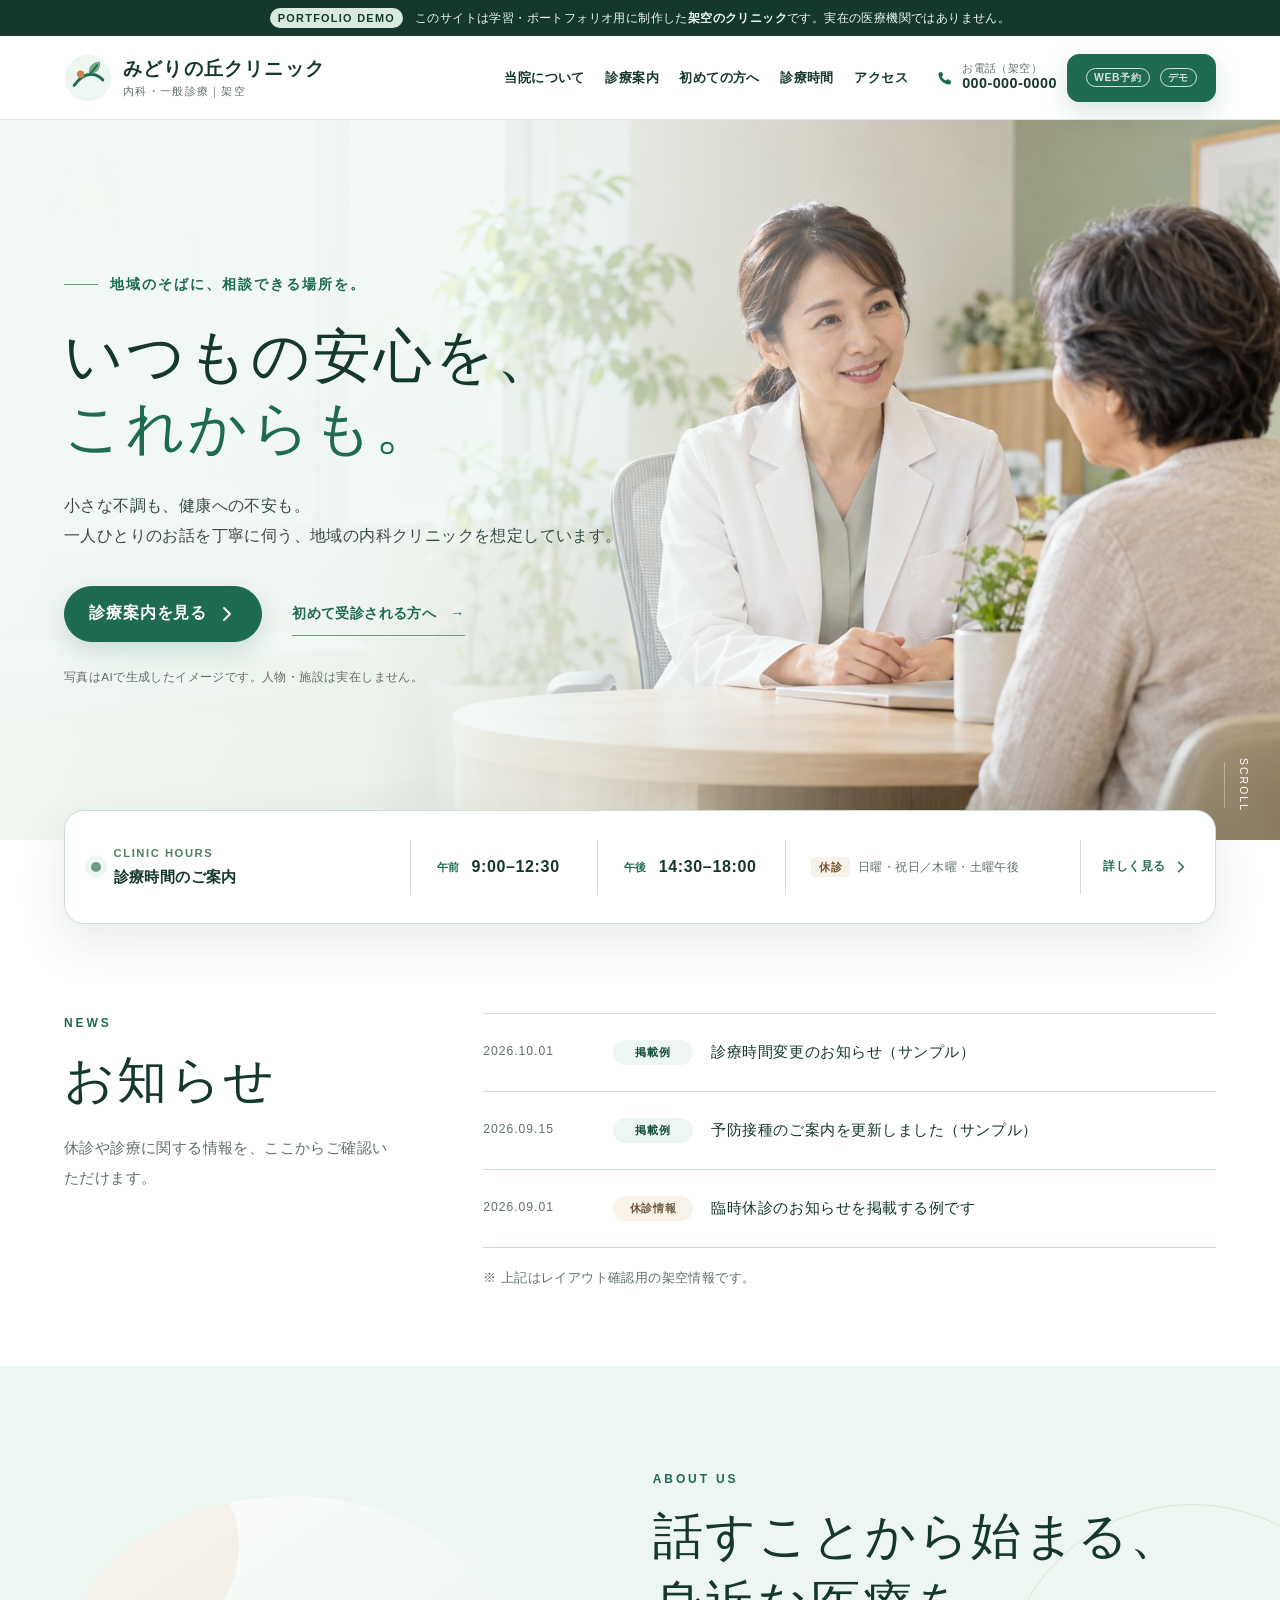
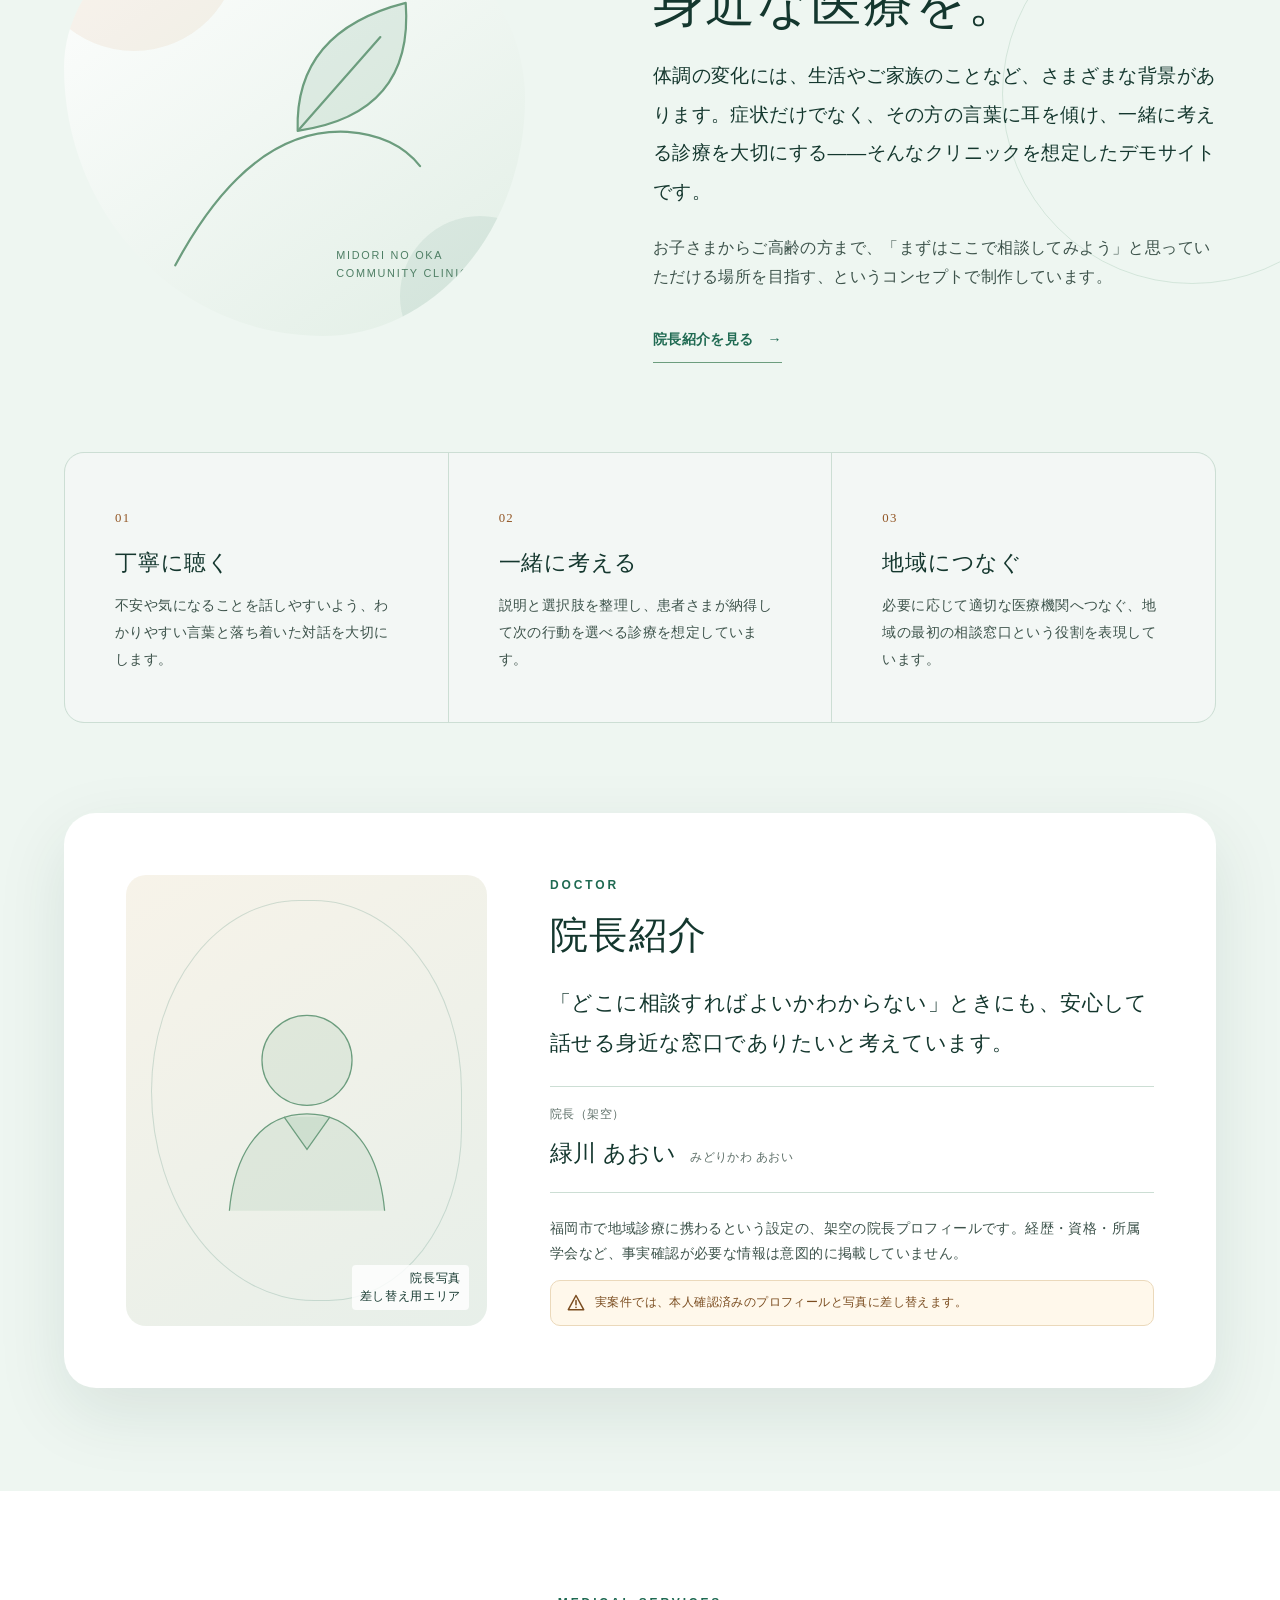
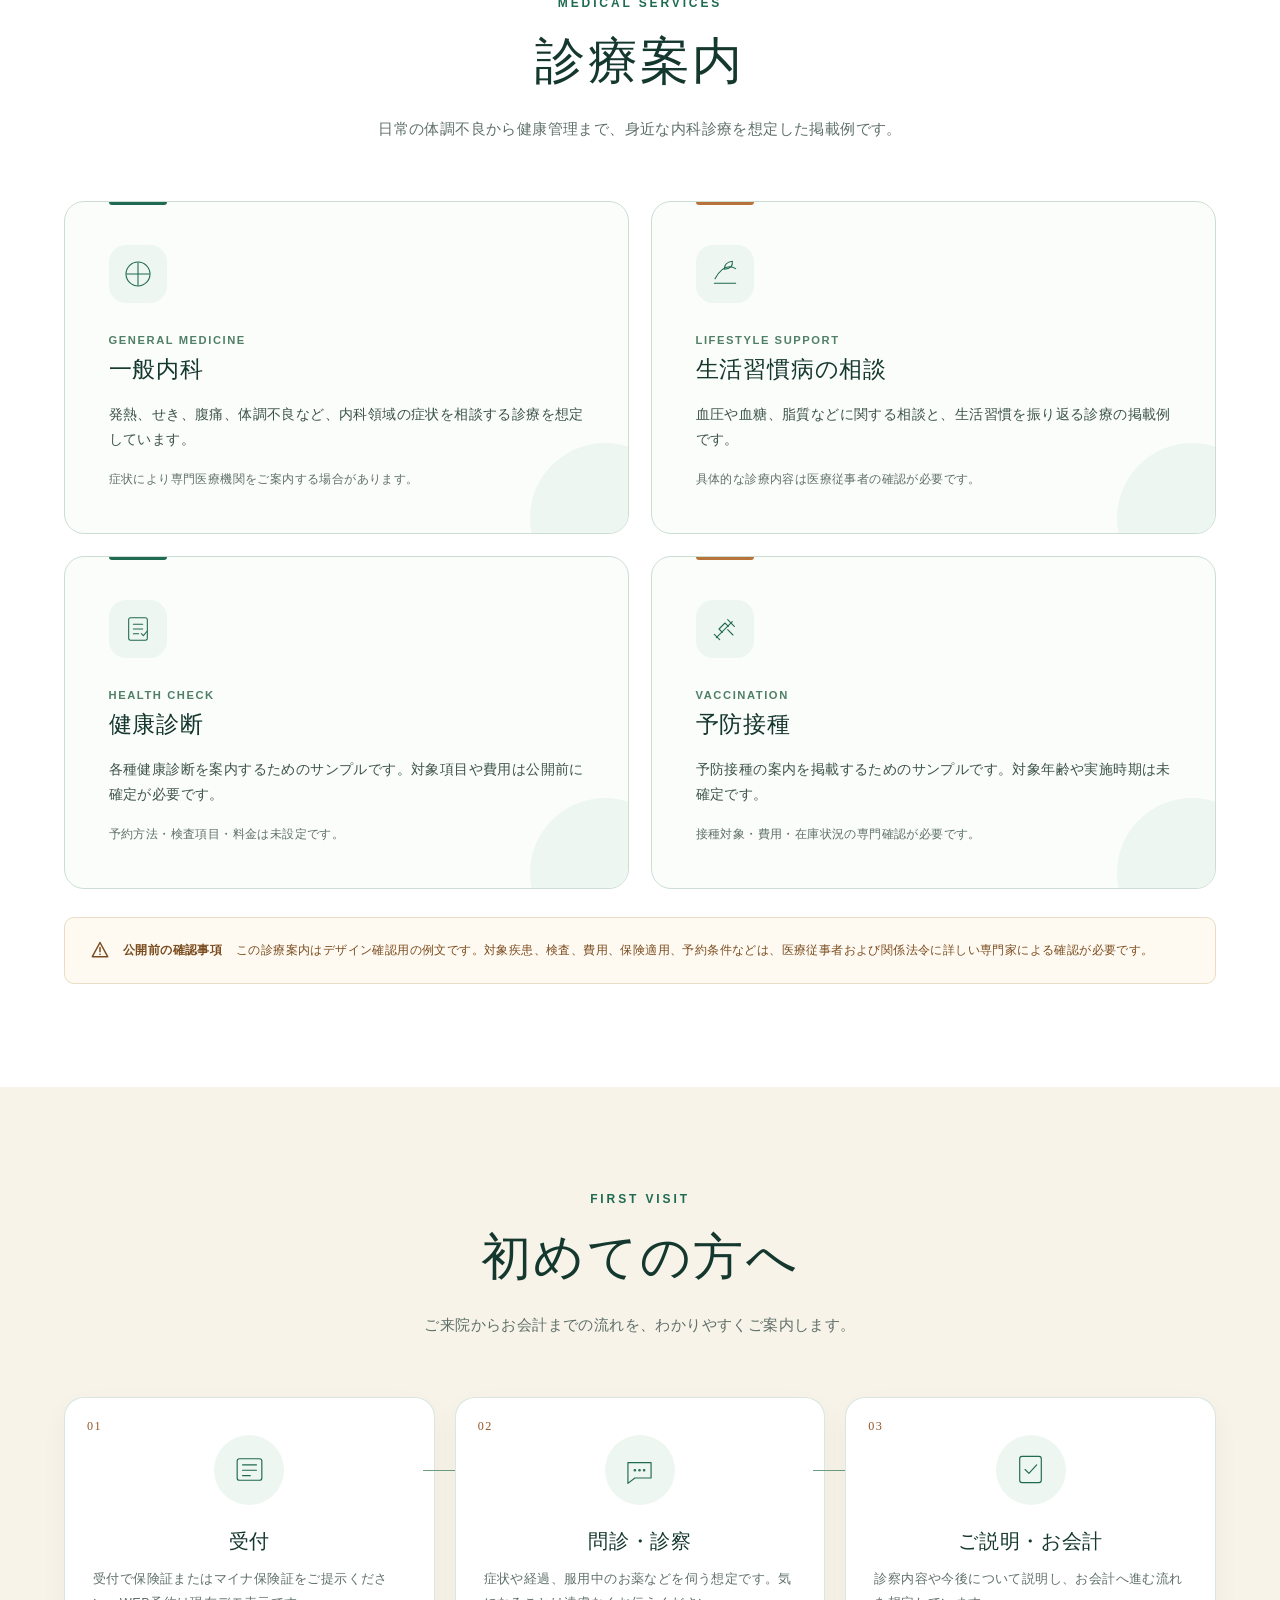
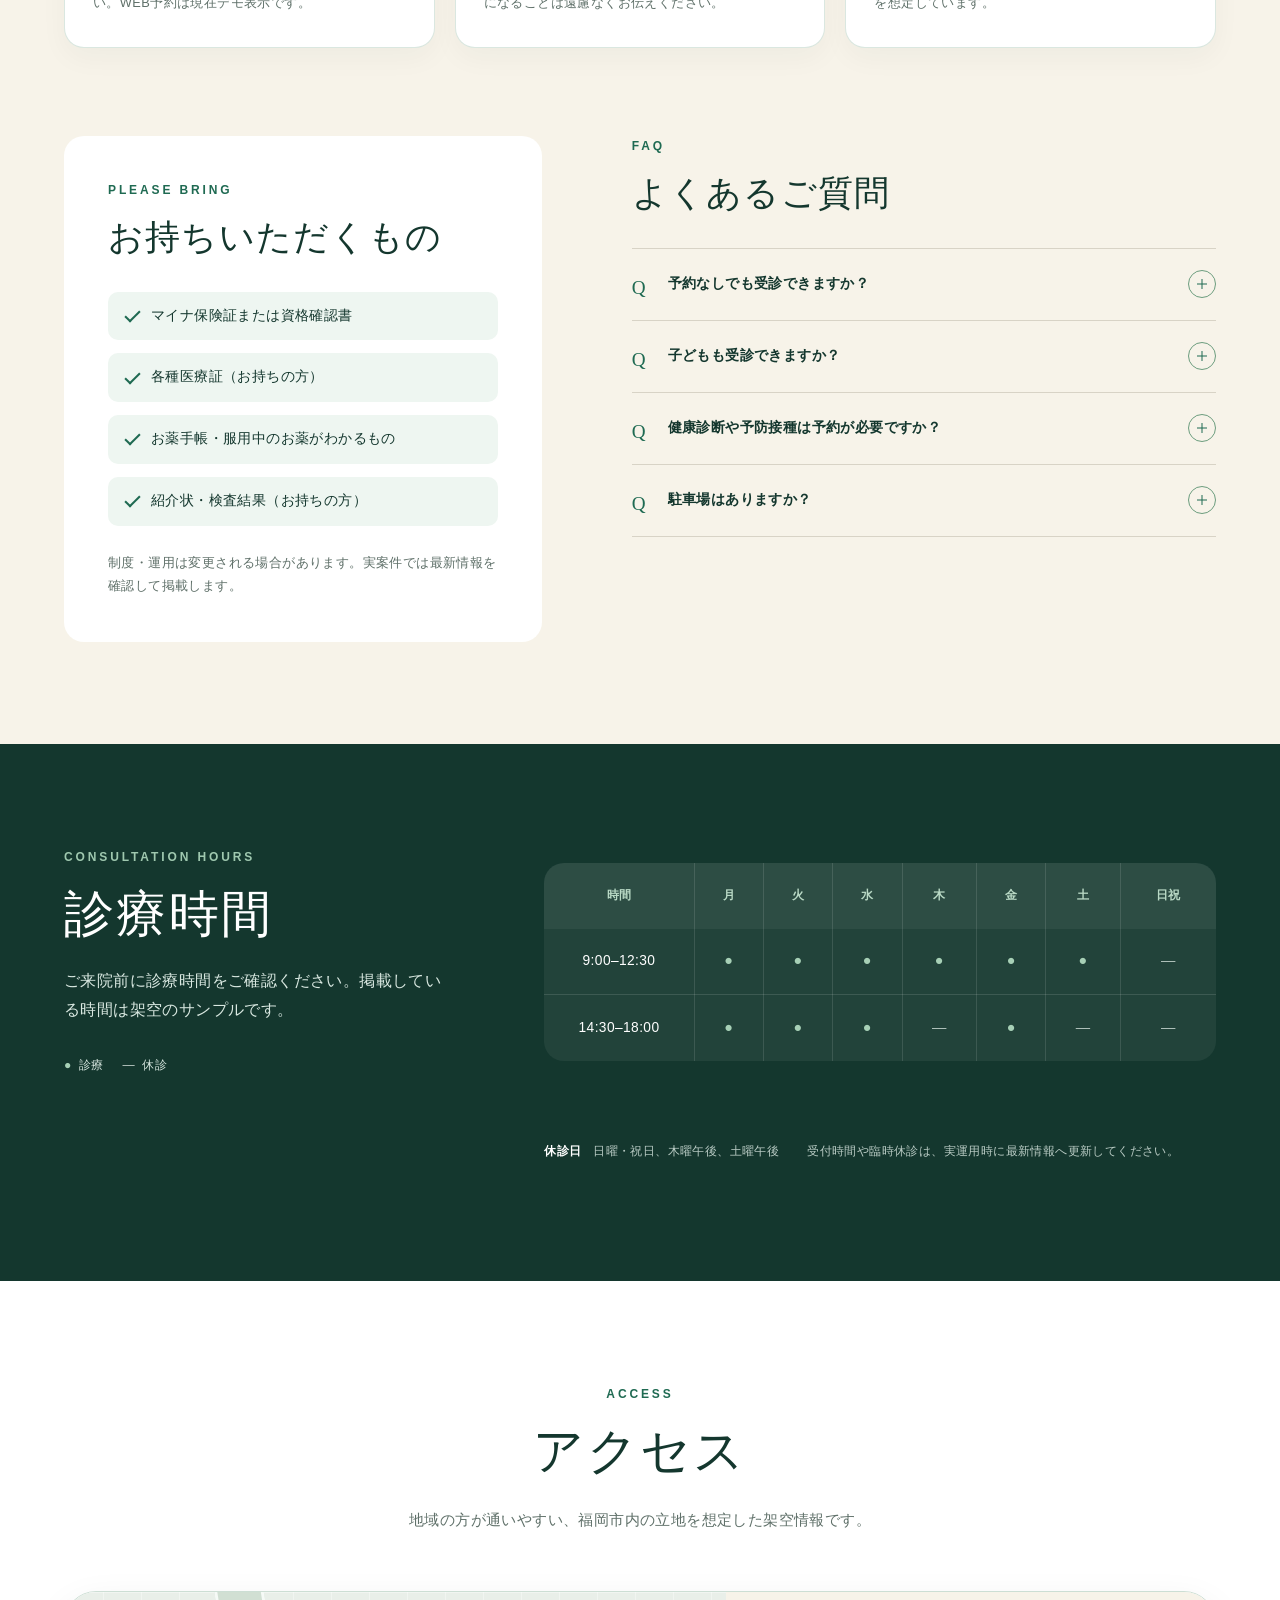
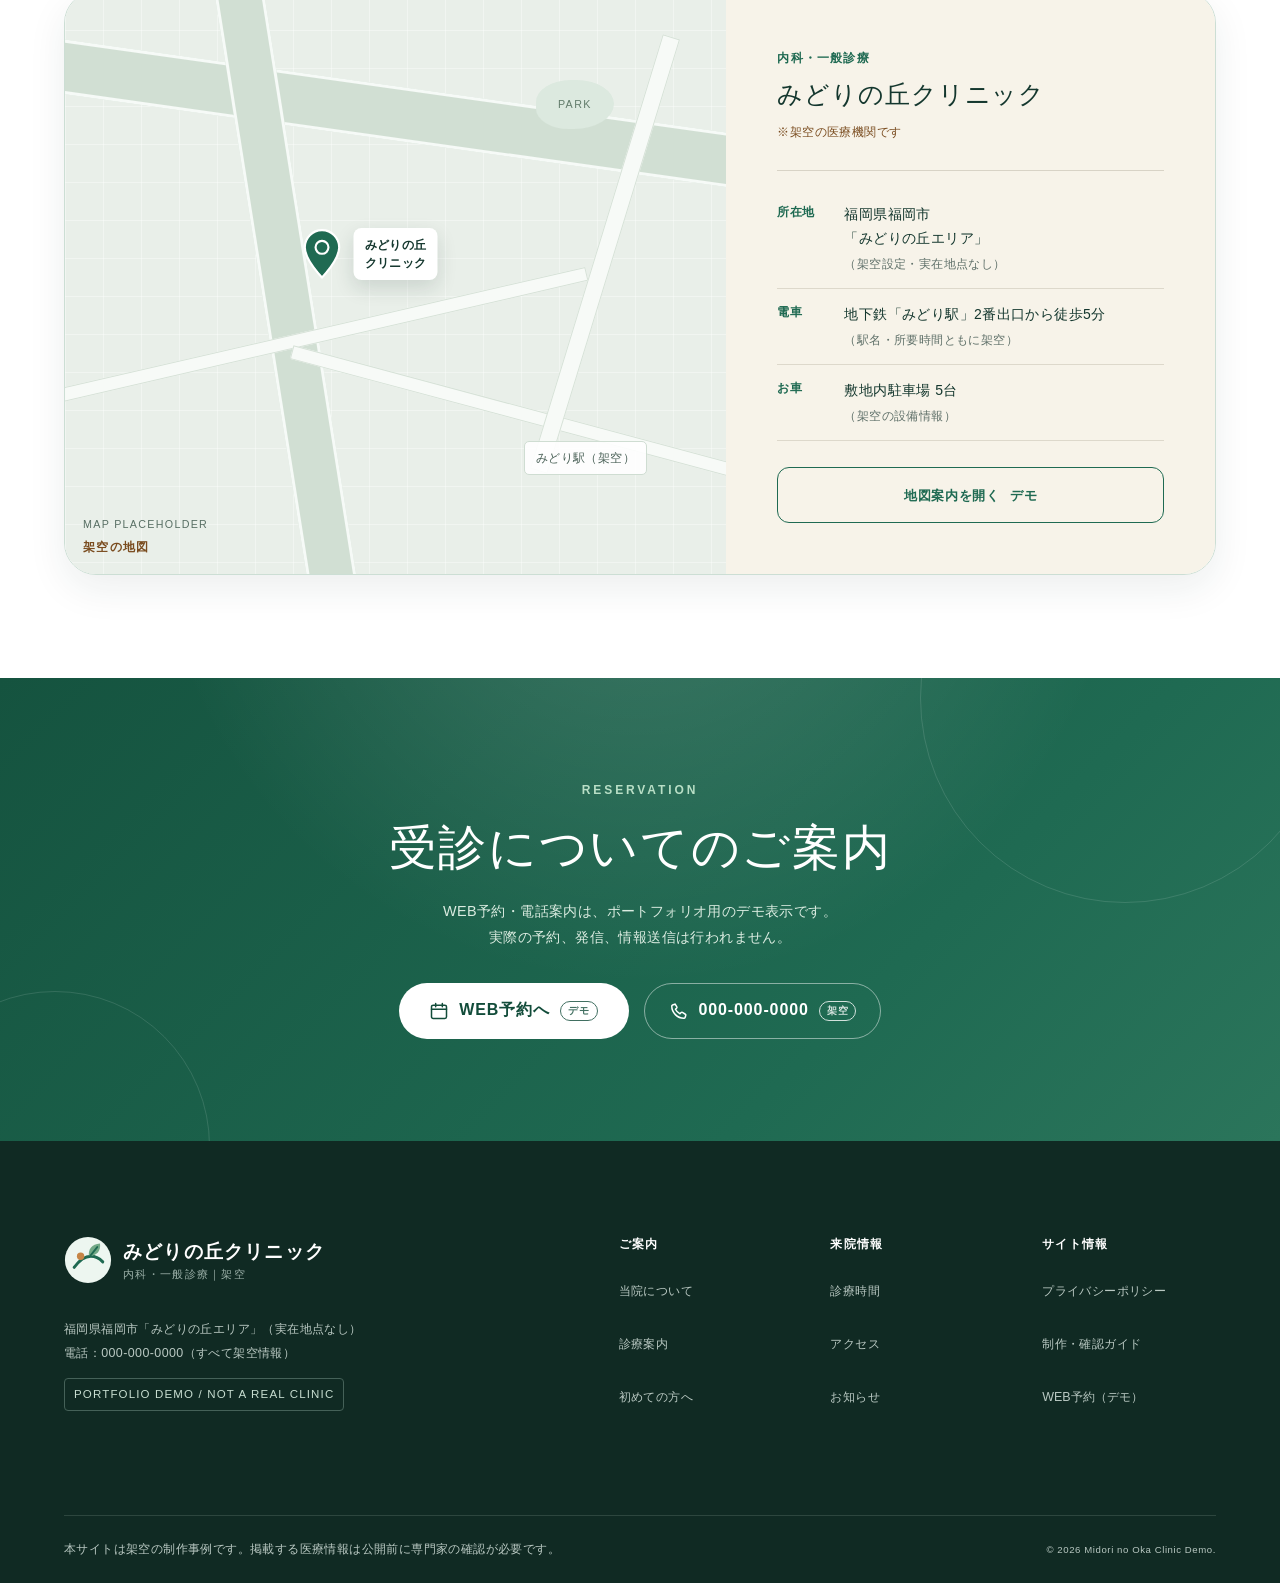
<file: index.html>
<!doctype html>
<html lang="ja">
<head>
  <meta charset="utf-8">
  <meta name="viewport" content="width=device-width, initial-scale=1">
  <meta name="description" content="みどりの丘クリニックは、福岡市を想定した架空の内科クリニックのポートフォリオ用デモサイトです。実在の医療機関ではありません。">
  <meta name="robots" content="noindex, nofollow">
  <meta name="theme-color" content="#1f6a52">
  <meta property="og:type" content="website">
  <meta property="og:locale" content="ja_JP">
  <meta property="og:title" content="みどりの丘クリニック｜架空のデモサイト">
  <meta property="og:description" content="地域に寄り添う内科クリニックを想定した、ポートフォリオ用デモサイトです。">
  <meta property="og:image" content="assets/clinic-consultation.jpg">
  <title>みどりの丘クリニック｜福岡市の内科（架空・デモ）</title>
  <link rel="icon" href="assets/favicon.svg" type="image/svg+xml">
  <link rel="preload" href="assets/clinic-consultation.jpg" as="image" fetchpriority="high">
  <link rel="stylesheet" href="styles.css">
  <script>document.documentElement.classList.add('js');</script>
  <script src="script.js" defer></script>
</head>
<body>
  <a class="skip-link" href="#main">本文へ移動</a>

  <div class="demo-notice" role="note">
    <div class="container demo-notice__inner">
      <span class="demo-notice__badge">PORTFOLIO DEMO</span>
      <p>このサイトは学習・ポートフォリオ用に制作した<strong>架空のクリニック</strong>です。実在の医療機関ではありません。</p>
    </div>
  </div>

  <header class="site-header" id="top">
    <div class="container site-header__inner">
      <a class="brand" href="#top" aria-label="みどりの丘クリニック トップへ">
        <svg class="brand__mark" viewBox="0 0 52 52" role="img" aria-label="葉と丘を表したシンボル">
          <circle cx="26" cy="26" r="25" fill="#edf6f0"/>
          <path d="M11 34c6-8 12-12 18-12 5 0 9 2 13 6" fill="none" stroke="#1f6a52" stroke-width="3.2" stroke-linecap="round"/>
          <path d="M27 22c-1-8 3-13 12-14 1 8-3 13-12 14Z" fill="#72a987"/>
          <path d="M28 22 36 12" fill="none" stroke="#1f6a52" stroke-width="2" stroke-linecap="round"/>
          <circle cx="18" cy="22" r="4" fill="#c68546"/>
        </svg>
        <span class="brand__text">
          <span class="brand__name">みどりの丘クリニック</span>
          <span class="brand__sub">内科・一般診療｜架空</span>
        </span>
      </a>

      <button class="menu-button" type="button" aria-expanded="false" aria-controls="primary-navigation" aria-label="メニューを開く">
        <span class="menu-button__line" aria-hidden="true"></span>
        <span class="menu-button__line" aria-hidden="true"></span>
        <span class="menu-button__line" aria-hidden="true"></span>
      </button>

      <nav class="site-nav" id="primary-navigation" aria-label="メインナビゲーション">
        <ul class="site-nav__list">
          <li><a href="#about">当院について</a></li>
          <li><a href="#services">診療案内</a></li>
          <li><a href="#first-visit">初めての方へ</a></li>
          <li><a href="#hours">診療時間</a></li>
          <li><a href="#access">アクセス</a></li>
        </ul>
        <div class="site-nav__actions">
          <button class="phone-guide" type="button" data-demo-open data-demo-kind="電話案内">
            <svg viewBox="0 0 24 24" aria-hidden="true"><path d="M7.2 3.5 9.4 7c.3.5.2 1.1-.2 1.5l-1.5 1.4c1.2 2.4 3.1 4.3 5.5 5.5l1.4-1.5c.4-.4 1-.5 1.5-.2l3.5 2.2c.5.3.7.9.5 1.4l-.8 2.4c-.2.6-.8 1-1.4 1C10 20.7 3.3 14 3.3 6.1c0-.6.4-1.2 1-1.4l2.4-.8c.2-.1.3-.1.5-.1Z"/></svg>
            <span><small>お電話（架空）</small>000-000-0000</span>
          </button>
          <button class="button button--primary button--compact" type="button" data-demo-open data-demo-kind="WEB予約">
            <span>WEB予約</span><small>デモ</small>
          </button>
        </div>
      </nav>
    </div>
    <button class="nav-backdrop" type="button" aria-label="メニューを閉じる" tabindex="-1"></button>
  </header>

  <main id="main">
    <section class="hero" aria-labelledby="hero-title">
      <div class="hero__media" aria-hidden="true">
        <img src="assets/clinic-consultation.jpg" width="1672" height="941" alt="" fetchpriority="high">
      </div>
      <div class="container hero__inner">
        <div class="hero__content">
          <p class="eyebrow"><span></span>地域のそばに、相談できる場所を。</p>
          <h1 id="hero-title">いつもの安心を、<br><em>これからも。</em></h1>
          <p class="hero__lead">小さな不調も、健康への不安も。<br>一人ひとりのお話を丁寧に伺う、地域の内科クリニックを想定しています。</p>
          <div class="hero__actions">
            <a class="button button--primary" href="#services">診療案内を見る<svg viewBox="0 0 20 20" aria-hidden="true"><path d="m7 4 6 6-6 6"/></svg></a>
            <a class="text-link" href="#first-visit">初めて受診される方へ<span aria-hidden="true">→</span></a>
          </div>
          <p class="hero__caption">写真はAIで生成したイメージです。人物・施設は実在しません。</p>
        </div>
      </div>
      <a class="scroll-cue" href="#quick-info" aria-label="診療情報へスクロール">
        <span>SCROLL</span><i aria-hidden="true"></i>
      </a>
    </section>

    <section class="quick-info" id="quick-info" aria-label="診療時間の概要">
      <div class="container quick-info__grid">
        <div class="quick-info__heading">
          <span class="status-dot" aria-hidden="true"></span>
          <div><small>CLINIC HOURS</small><strong>診療時間のご案内</strong></div>
        </div>
        <dl class="quick-info__item">
          <dt>午前</dt><dd><time>9:00</time>–<time>12:30</time></dd>
        </dl>
        <dl class="quick-info__item">
          <dt>午後</dt><dd><time>14:30</time>–<time>18:00</time></dd>
        </dl>
        <div class="quick-info__closed"><span>休診</span>日曜・祝日／木曜・土曜午後</div>
        <a class="quick-info__link" href="#hours" aria-label="詳しい診療時間を見る">詳しく見る<svg viewBox="0 0 20 20" aria-hidden="true"><path d="m7 4 6 6-6 6"/></svg></a>
      </div>
    </section>

    <section class="section news" id="news" aria-labelledby="news-title">
      <div class="container section-grid">
        <div class="section-heading">
          <p class="section-kicker">NEWS</p>
          <h2 id="news-title">お知らせ</h2>
          <p>休診や診療に関する情報を、ここからご確認いただけます。</p>
        </div>
        <div class="news-list">
          <article class="news-item">
            <time datetime="2026-10-01">2026.10.01</time>
            <span class="tag">掲載例</span>
            <h3>診療時間変更のお知らせ（サンプル）</h3>
          </article>
          <article class="news-item">
            <time datetime="2026-09-15">2026.09.15</time>
            <span class="tag">掲載例</span>
            <h3>予防接種のご案内を更新しました（サンプル）</h3>
          </article>
          <article class="news-item">
            <time datetime="2026-09-01">2026.09.01</time>
            <span class="tag tag--muted">休診情報</span>
            <h3>臨時休診のお知らせを掲載する例です</h3>
          </article>
          <p class="content-note"><span aria-hidden="true">※</span> 上記はレイアウト確認用の架空情報です。</p>
        </div>
      </div>
    </section>

    <section class="section about" id="about" aria-labelledby="about-title">
      <div class="container">
        <div class="about-intro">
          <div class="about-intro__visual" aria-hidden="true">
            <span class="about-intro__circle"></span>
            <svg viewBox="0 0 280 320"><path d="M32 276c45-84 97-124 156-121 29 2 51 12 66 31"/><path d="M143 154c-2-60 31-99 98-116 5 67-28 106-98 116Z"/><path d="m144 153 74-84"/></svg>
            <p>MIDORI NO OKA<br>COMMUNITY CLINIC</p>
          </div>
          <div class="about-intro__content">
            <p class="section-kicker">ABOUT US</p>
            <h2 id="about-title">話すことから始まる、<br>身近な医療を。</h2>
            <p class="lead-copy">体調の変化には、生活やご家族のことなど、さまざまな背景があります。症状だけでなく、その方の言葉に耳を傾け、一緒に考える診療を大切にする——そんなクリニックを想定したデモサイトです。</p>
            <p>お子さまからご高齢の方まで、「まずはここで相談してみよう」と思っていただける場所を目指す、というコンセプトで制作しています。</p>
            <a class="text-link" href="#director">院長紹介を見る<span aria-hidden="true">→</span></a>
          </div>
        </div>

        <div class="values" aria-label="大切にしていること">
          <article class="value-card">
            <span class="value-card__number">01</span>
            <h3>丁寧に聴く</h3>
            <p>不安や気になることを話しやすいよう、わかりやすい言葉と落ち着いた対話を大切にします。</p>
          </article>
          <article class="value-card">
            <span class="value-card__number">02</span>
            <h3>一緒に考える</h3>
            <p>説明と選択肢を整理し、患者さまが納得して次の行動を選べる診療を想定しています。</p>
          </article>
          <article class="value-card">
            <span class="value-card__number">03</span>
            <h3>地域につなぐ</h3>
            <p>必要に応じて適切な医療機関へつなぐ、地域の最初の相談窓口という役割を表現しています。</p>
          </article>
        </div>

        <article class="director" id="director">
          <div class="director__portrait" role="img" aria-label="院長写真を掲載するための仮画像エリア">
            <svg viewBox="0 0 240 260" aria-hidden="true"><circle cx="120" cy="88" r="47"/><path d="M39 245c6-65 35-101 81-101s75 36 81 101"/><path d="M96 147 120 181l24-34"/></svg>
            <span>院長写真<br>差し替え用エリア</span>
          </div>
          <div class="director__content">
            <p class="section-kicker">DOCTOR</p>
            <h2>院長紹介</h2>
            <p class="director__message">「どこに相談すればよいかわからない」ときにも、安心して話せる身近な窓口でありたいと考えています。</p>
            <div class="director__name"><small>院長（架空）</small><strong>緑川 あおい</strong><span>みどりかわ あおい</span></div>
            <p>福岡市で地域診療に携わるという設定の、架空の院長プロフィールです。経歴・資格・所属学会など、事実確認が必要な情報は意図的に掲載していません。</p>
            <p class="review-label"><svg viewBox="0 0 24 24" aria-hidden="true"><path d="M12 3 2.8 20h18.4L12 3Zm0 6v5m0 3.2v.1"/></svg>実案件では、本人確認済みのプロフィールと写真に差し替えます。</p>
          </div>
        </article>
      </div>
    </section>

    <section class="section services" id="services" aria-labelledby="services-title">
      <div class="container">
        <div class="section-heading section-heading--center">
          <p class="section-kicker">MEDICAL SERVICES</p>
          <h2 id="services-title">診療案内</h2>
          <p>日常の体調不良から健康管理まで、身近な内科診療を想定した掲載例です。</p>
        </div>
        <div class="service-grid">
          <article class="service-card">
            <div class="service-card__icon" aria-hidden="true"><svg viewBox="0 0 48 48"><path d="M24 7v34M7 24h34"/><circle cx="24" cy="24" r="18"/></svg></div>
            <p class="service-card__en">GENERAL MEDICINE</p>
            <h3>一般内科</h3>
            <p>発熱、せき、腹痛、体調不良など、内科領域の症状を相談する診療を想定しています。</p>
            <span class="service-card__note">症状により専門医療機関をご案内する場合があります。</span>
          </article>
          <article class="service-card">
            <div class="service-card__icon" aria-hidden="true"><svg viewBox="0 0 48 48"><path d="M9 31c7-13 13-18 22-18 3 0 6 1 9 3"/><path d="M23 17c0-7 4-11 12-12 1 7-3 11-12 12Z"/><path d="M8 38h32"/></svg></div>
            <p class="service-card__en">LIFESTYLE SUPPORT</p>
            <h3>生活習慣病の相談</h3>
            <p>血圧や血糖、脂質などに関する相談と、生活習慣を振り返る診療の掲載例です。</p>
            <span class="service-card__note">具体的な診療内容は医療従事者の確認が必要です。</span>
          </article>
          <article class="service-card">
            <div class="service-card__icon" aria-hidden="true"><svg viewBox="0 0 48 48"><rect x="10" y="7" width="28" height="34" rx="3"/><path d="M17 17h14M17 24h14M17 31h8"/><path d="m29 31 3 3 6-7"/></svg></div>
            <p class="service-card__en">HEALTH CHECK</p>
            <h3>健康診断</h3>
            <p>各種健康診断を案内するためのサンプルです。対象項目や費用は公開前に確定が必要です。</p>
            <span class="service-card__note">予約方法・検査項目・料金は未設定です。</span>
          </article>
          <article class="service-card">
            <div class="service-card__icon" aria-hidden="true"><svg viewBox="0 0 48 48"><path d="M11 37 35 13M28 10l10 10M8 32l8 8"/><path d="m28 25 8 8M20 29l-5-5 9-9 5 5"/></svg></div>
            <p class="service-card__en">VACCINATION</p>
            <h3>予防接種</h3>
            <p>予防接種の案内を掲載するためのサンプルです。対象年齢や実施時期は未確定です。</p>
            <span class="service-card__note">接種対象・費用・在庫状況の専門確認が必要です。</span>
          </article>
        </div>
        <aside class="medical-note" aria-label="診療内容に関する注意">
          <svg viewBox="0 0 24 24" aria-hidden="true"><path d="M12 3 2.8 20h18.4L12 3Zm0 6v5m0 3.2v.1"/></svg>
          <p><strong>公開前の確認事項</strong> この診療案内はデザイン確認用の例文です。対象疾患、検査、費用、保険適用、予約条件などは、医療従事者および関係法令に詳しい専門家による確認が必要です。</p>
        </aside>
      </div>
    </section>

    <section class="section first-visit" id="first-visit" aria-labelledby="first-title">
      <div class="container">
        <div class="section-heading section-heading--center">
          <p class="section-kicker">FIRST VISIT</p>
          <h2 id="first-title">初めての方へ</h2>
          <p>ご来院からお会計までの流れを、わかりやすくご案内します。</p>
        </div>

        <ol class="flow-list">
          <li class="flow-card">
            <span class="flow-card__number">01</span>
            <div class="flow-card__icon" aria-hidden="true"><svg viewBox="0 0 48 48"><rect x="8" y="10" width="32" height="28" rx="3"/><path d="M15 18h18M15 25h18M15 32h10"/></svg></div>
            <h3>受付</h3>
            <p>受付で保険証またはマイナ保険証をご提示ください。WEB予約は現在デモ表示です。</p>
          </li>
          <li class="flow-card">
            <span class="flow-card__number">02</span>
            <div class="flow-card__icon" aria-hidden="true"><svg viewBox="0 0 48 48"><path d="M9 15h30v20H18l-9 7V15Z"/><circle cx="18" cy="25" r="1"/><circle cx="24" cy="25" r="1"/><circle cx="30" cy="25" r="1"/></svg></div>
            <h3>問診・診察</h3>
            <p>症状や経過、服用中のお薬などを伺う想定です。気になることは遠慮なくお伝えください。</p>
          </li>
          <li class="flow-card">
            <span class="flow-card__number">03</span>
            <div class="flow-card__icon" aria-hidden="true"><svg viewBox="0 0 48 48"><rect x="10" y="7" width="28" height="34" rx="3"/><path d="m17 24 5 5 10-11"/></svg></div>
            <h3>ご説明・お会計</h3>
            <p>診察内容や今後について説明し、お会計へ進む流れを想定しています。</p>
          </li>
        </ol>

        <div class="visit-details">
          <section class="bring-list" aria-labelledby="bring-title">
            <p class="section-kicker">PLEASE BRING</p>
            <h3 id="bring-title">お持ちいただくもの</h3>
            <ul class="check-list">
              <li>マイナ保険証または資格確認書</li>
              <li>各種医療証（お持ちの方）</li>
              <li>お薬手帳・服用中のお薬がわかるもの</li>
              <li>紹介状・検査結果（お持ちの方）</li>
            </ul>
            <p class="content-note">制度・運用は変更される場合があります。実案件では最新情報を確認して掲載します。</p>
          </section>
          <section class="faq" aria-labelledby="faq-title">
            <p class="section-kicker">FAQ</p>
            <h3 id="faq-title">よくあるご質問</h3>
            <div class="faq-list">
              <details>
                <summary><span>予約なしでも受診できますか？</span><i aria-hidden="true"></i></summary>
                <div class="faq-answer"><p>予約方法を案内するためのサンプルです。実際の受付方針は未設定のため、公開前にクリニックへ確認が必要です。</p></div>
              </details>
              <details>
                <summary><span>子どもも受診できますか？</span><i aria-hidden="true"></i></summary>
                <div class="faq-answer"><p>対象年齢や診療範囲は医療機関ごとに異なります。このデモでは「子どもから高齢者まで」を想定していますが、実運用前に明確化します。</p></div>
              </details>
              <details>
                <summary><span>健康診断や予防接種は予約が必要ですか？</span><i aria-hidden="true"></i></summary>
                <div class="faq-answer"><p>予約条件・実施日・費用は未設定です。実案件では確定した情報と連絡方法を掲載します。</p></div>
              </details>
              <details>
                <summary><span>駐車場はありますか？</span><i aria-hidden="true"></i></summary>
                <div class="faq-answer"><p>敷地内に5台分あるという架空設定です。所在地・駐車台数・利用条件はすべて掲載例です。</p></div>
              </details>
            </div>
          </section>
        </div>
      </div>
    </section>

    <section class="section hours" id="hours" aria-labelledby="hours-title">
      <div class="container hours__grid">
        <div class="section-heading">
          <p class="section-kicker">CONSULTATION HOURS</p>
          <h2 id="hours-title">診療時間</h2>
          <p>ご来院前に診療時間をご確認ください。掲載している時間は架空のサンプルです。</p>
          <div class="hours__legend" aria-label="診療表の記号説明">
            <span><i class="mark mark--open" aria-hidden="true">●</i>診療</span>
            <span><i class="mark mark--closed" aria-hidden="true">―</i>休診</span>
          </div>
        </div>
        <p class="schedule-hint">表は横にスクロールしてご覧いただけます <span aria-hidden="true">→</span></p>
        <div class="schedule-wrap" tabindex="0" role="region" aria-label="診療時間表。画面が狭い場合は横にスクロールできます">
          <table class="schedule-table">
            <caption>みどりの丘クリニック 診療時間（架空）</caption>
            <thead>
              <tr><th scope="col">時間</th><th scope="col">月</th><th scope="col">火</th><th scope="col">水</th><th scope="col">木</th><th scope="col">金</th><th scope="col">土</th><th scope="col">日祝</th></tr>
            </thead>
            <tbody>
              <tr><th scope="row"><time>9:00</time>–<time>12:30</time></th><td><span class="sr-only">診療</span>●</td><td><span class="sr-only">診療</span>●</td><td><span class="sr-only">診療</span>●</td><td><span class="sr-only">診療</span>●</td><td><span class="sr-only">診療</span>●</td><td><span class="sr-only">診療</span>●</td><td class="is-closed"><span class="sr-only">休診</span>―</td></tr>
              <tr><th scope="row"><time>14:30</time>–<time>18:00</time></th><td><span class="sr-only">診療</span>●</td><td><span class="sr-only">診療</span>●</td><td><span class="sr-only">診療</span>●</td><td class="is-closed"><span class="sr-only">休診</span>―</td><td><span class="sr-only">診療</span>●</td><td class="is-closed"><span class="sr-only">休診</span>―</td><td class="is-closed"><span class="sr-only">休診</span>―</td></tr>
            </tbody>
          </table>
        </div>
        <div class="hours__notes">
          <p><strong>休診日</strong> 日曜・祝日、木曜午後、土曜午後</p>
          <p>受付時間や臨時休診は、実運用時に最新情報へ更新してください。</p>
        </div>
      </div>
    </section>

    <section class="section access" id="access" aria-labelledby="access-title">
      <div class="container">
        <div class="section-heading section-heading--center">
          <p class="section-kicker">ACCESS</p>
          <h2 id="access-title">アクセス</h2>
          <p>地域の方が通いやすい、福岡市内の立地を想定した架空情報です。</p>
        </div>
        <div class="access__grid">
          <div class="map-placeholder" role="img" aria-label="架空の所在地を示す地図の仮表示">
            <div class="map-placeholder__road map-placeholder__road--one"></div>
            <div class="map-placeholder__road map-placeholder__road--two"></div>
            <div class="map-placeholder__road map-placeholder__road--three"></div>
            <span class="map-placeholder__park">PARK</span>
            <span class="map-placeholder__station">みどり駅（架空）</span>
            <div class="map-pin">
              <svg viewBox="0 0 40 48" aria-hidden="true"><path d="M20 46S4 30 4 18a16 16 0 1 1 32 0c0 12-16 28-16 28Z"/><circle cx="20" cy="18" r="6"/></svg>
              <span>みどりの丘<br>クリニック</span>
            </div>
            <p class="map-placeholder__label">MAP PLACEHOLDER <strong>架空の地図</strong></p>
          </div>
          <div class="access-card">
            <div class="access-card__brand">
              <span>内科・一般診療</span>
              <h3>みどりの丘クリニック</h3>
              <em>※架空の医療機関です</em>
            </div>
            <address>
              <dl>
                <div><dt>所在地</dt><dd>福岡県福岡市<br>「みどりの丘エリア」<br><small>（架空設定・実在地点なし）</small></dd></div>
                <div><dt>電車</dt><dd>地下鉄「みどり駅」2番出口から徒歩5分<br><small>（駅名・所要時間ともに架空）</small></dd></div>
                <div><dt>お車</dt><dd>敷地内駐車場 5台<br><small>（架空の設備情報）</small></dd></div>
              </dl>
            </address>
            <button class="button button--outline" type="button" data-demo-open data-demo-kind="地図案内">地図案内を開く<span>デモ</span></button>
          </div>
        </div>
      </div>
    </section>

    <section class="cta-section" aria-labelledby="cta-title">
      <div class="cta-section__decor cta-section__decor--left" aria-hidden="true"></div>
      <div class="cta-section__decor cta-section__decor--right" aria-hidden="true"></div>
      <div class="container cta-section__inner">
        <p class="section-kicker">RESERVATION</p>
        <h2 id="cta-title">受診についてのご案内</h2>
        <p>WEB予約・電話案内は、ポートフォリオ用のデモ表示です。<br>実際の予約、発信、情報送信は行われません。</p>
        <div class="cta-section__actions">
          <button class="button button--light" type="button" data-demo-open data-demo-kind="WEB予約">
            <svg viewBox="0 0 24 24" aria-hidden="true"><rect x="3" y="5" width="18" height="16" rx="2"/><path d="M8 3v4M16 3v4M3 10h18"/></svg>
            WEB予約へ<span>デモ</span>
          </button>
          <button class="button button--ghost-light" type="button" data-demo-open data-demo-kind="電話案内">
            <svg viewBox="0 0 24 24" aria-hidden="true"><path d="M7.2 3.5 9.4 7c.3.5.2 1.1-.2 1.5l-1.5 1.4c1.2 2.4 3.1 4.3 5.5 5.5l1.4-1.5c.4-.4 1-.5 1.5-.2l3.5 2.2c.5.3.7.9.5 1.4l-.8 2.4c-.2.6-.8 1-1.4 1C10 20.7 3.3 14 3.3 6.1c0-.6.4-1.2 1-1.4l2.4-.8c.2-.1.3-.1.5-.1Z"/></svg>
            000-000-0000<span>架空</span>
          </button>
        </div>
      </div>
    </section>
  </main>

  <footer class="site-footer">
    <div class="container site-footer__top">
      <div class="footer-brand">
        <a class="brand brand--footer" href="#top" aria-label="みどりの丘クリニック トップへ">
          <svg class="brand__mark" viewBox="0 0 52 52" aria-hidden="true"><circle cx="26" cy="26" r="25" fill="#edf6f0"/><path d="M11 34c6-8 12-12 18-12 5 0 9 2 13 6" fill="none" stroke="#1f6a52" stroke-width="3.2" stroke-linecap="round"/><path d="M27 22c-1-8 3-13 12-14 1 8-3 13-12 14Z" fill="#72a987"/><path d="M28 22 36 12" fill="none" stroke="#1f6a52" stroke-width="2" stroke-linecap="round"/><circle cx="18" cy="22" r="4" fill="#c68546"/></svg>
          <span class="brand__text"><span class="brand__name">みどりの丘クリニック</span><span class="brand__sub">内科・一般診療｜架空</span></span>
        </a>
        <p>福岡県福岡市「みどりの丘エリア」（実在地点なし）<br>電話：000-000-0000（すべて架空情報）</p>
        <span class="footer-demo-label">PORTFOLIO DEMO / NOT A REAL CLINIC</span>
      </div>
      <nav class="footer-nav" aria-label="フッターナビゲーション">
        <div><h2>ご案内</h2><ul><li><a href="#about">当院について</a></li><li><a href="#services">診療案内</a></li><li><a href="#first-visit">初めての方へ</a></li></ul></div>
        <div><h2>来院情報</h2><ul><li><a href="#hours">診療時間</a></li><li><a href="#access">アクセス</a></li><li><a href="#news">お知らせ</a></li></ul></div>
        <div><h2>サイト情報</h2><ul><li><a href="privacy.html">プライバシーポリシー</a></li><li><a href="README.md">制作・確認ガイド</a></li><li><button type="button" data-demo-open data-demo-kind="WEB予約">WEB予約（デモ）</button></li></ul></div>
      </nav>
    </div>
    <div class="container site-footer__bottom">
      <p>本サイトは架空の制作事例です。掲載する医療情報は公開前に専門家の確認が必要です。</p>
      <p><small>&copy; 2026 Midori no Oka Clinic Demo.</small></p>
    </div>
  </footer>

  <div class="mobile-actions" aria-label="クイックメニュー">
    <a href="#hours"><svg viewBox="0 0 24 24" aria-hidden="true"><circle cx="12" cy="12" r="9"/><path d="M12 7v5l3 2"/></svg><span>診療時間</span></a>
    <button type="button" data-demo-open data-demo-kind="WEB予約"><svg viewBox="0 0 24 24" aria-hidden="true"><rect x="3" y="5" width="18" height="16" rx="2"/><path d="M8 3v4M16 3v4M3 10h18"/></svg><span>WEB予約<small>デモ</small></span></button>
  </div>

  <dialog class="demo-dialog" id="demo-dialog" aria-labelledby="demo-dialog-title">
    <div class="demo-dialog__icon" aria-hidden="true"><svg viewBox="0 0 48 48"><circle cx="24" cy="24" r="20"/><path d="M24 14v12m0 7v.2"/></svg></div>
    <p class="section-kicker">DEMO NOTICE</p>
    <h2 id="demo-dialog-title">デモ表示です</h2>
    <p id="demo-dialog-message">この機能はポートフォリオ用のデモです。実際の予約・送信・発信は行われません。</p>
    <button class="button button--primary" type="button" data-demo-close>確認しました</button>
  </dialog>
</body>
</html>
</file>
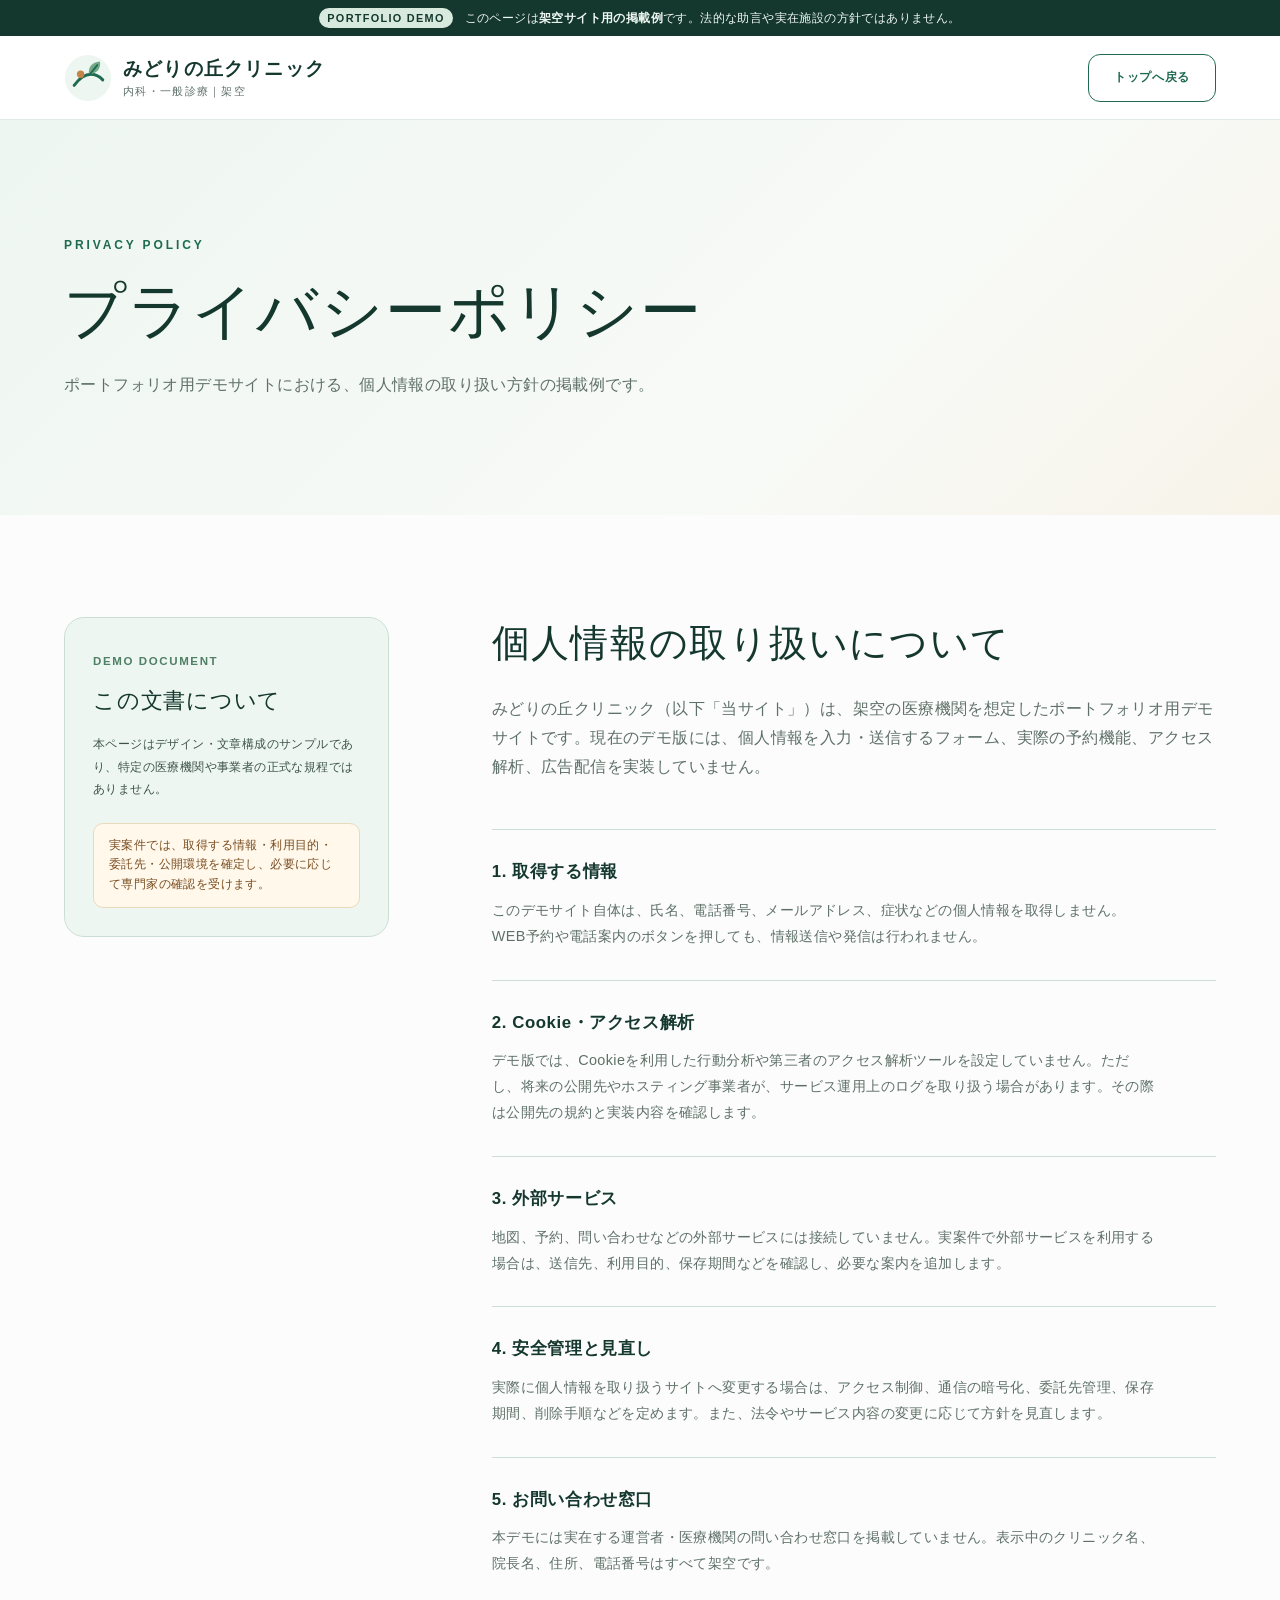
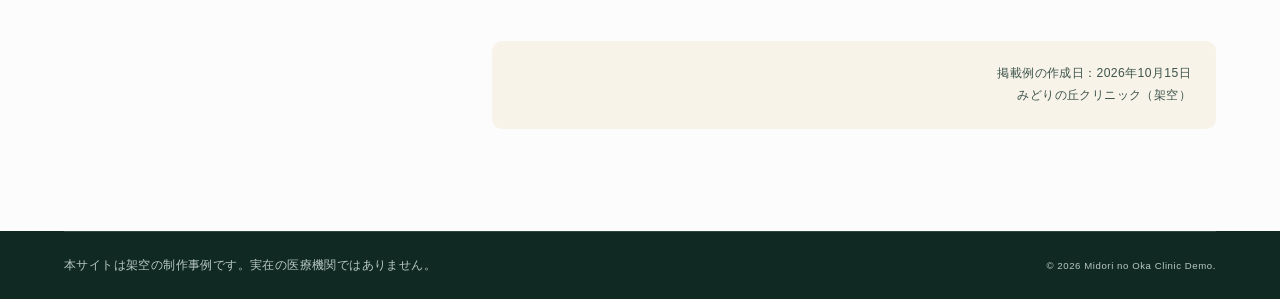
<file: privacy.html>
<!doctype html>
<html lang="ja">
<head>
  <meta charset="utf-8">
  <meta name="viewport" content="width=device-width, initial-scale=1">
  <meta name="description" content="みどりの丘クリニック架空サイトのプライバシーポリシー掲載例です。">
  <meta name="robots" content="noindex, nofollow">
  <meta name="theme-color" content="#1f6a52">
  <title>プライバシーポリシー｜みどりの丘クリニック（架空・デモ）</title>
  <link rel="icon" href="assets/favicon.svg" type="image/svg+xml">
  <link rel="stylesheet" href="styles.css">
</head>
<body class="subpage">
  <a class="skip-link" href="#main">本文へ移動</a>

  <div class="demo-notice" role="note">
    <div class="container demo-notice__inner">
      <span class="demo-notice__badge">PORTFOLIO DEMO</span>
      <p>このページは<strong>架空サイト用の掲載例</strong>です。法的な助言や実在施設の方針ではありません。</p>
    </div>
  </div>

  <header class="site-header">
    <div class="container site-header__inner">
      <a class="brand" href="index.html" aria-label="みどりの丘クリニック トップページへ">
        <svg class="brand__mark" viewBox="0 0 52 52" role="img" aria-label="葉と丘を表したシンボル">
          <circle cx="26" cy="26" r="25" fill="#edf6f0"/>
          <path d="M11 34c6-8 12-12 18-12 5 0 9 2 13 6" fill="none" stroke="#1f6a52" stroke-width="3.2" stroke-linecap="round"/>
          <path d="M27 22c-1-8 3-13 12-14 1 8-3 13-12 14Z" fill="#72a987"/>
          <path d="M28 22 36 12" fill="none" stroke="#1f6a52" stroke-width="2" stroke-linecap="round"/>
          <circle cx="18" cy="22" r="4" fill="#c68546"/>
        </svg>
        <span class="brand__text"><span class="brand__name">みどりの丘クリニック</span><span class="brand__sub">内科・一般診療｜架空</span></span>
      </a>
      <a class="button button--outline button--compact subpage__back" href="index.html">トップへ戻る</a>
    </div>
  </header>

  <main id="main">
    <header class="subpage-hero">
      <div class="container">
        <p class="section-kicker">PRIVACY POLICY</p>
        <h1>プライバシーポリシー</h1>
        <p>ポートフォリオ用デモサイトにおける、個人情報の取り扱い方針の掲載例です。</p>
      </div>
    </header>

    <section class="section policy-section" aria-labelledby="policy-title">
      <div class="container policy-layout">
        <aside class="policy-summary" aria-label="このページの位置づけ">
          <span>DEMO DOCUMENT</span>
          <h2>この文書について</h2>
          <p>本ページはデザイン・文章構成のサンプルであり、特定の医療機関や事業者の正式な規程ではありません。</p>
          <p class="review-label">実案件では、取得する情報・利用目的・委託先・公開環境を確定し、必要に応じて専門家の確認を受けます。</p>
        </aside>

        <article class="policy-content">
          <h2 id="policy-title">個人情報の取り扱いについて</h2>
          <p>みどりの丘クリニック（以下「当サイト」）は、架空の医療機関を想定したポートフォリオ用デモサイトです。現在のデモ版には、個人情報を入力・送信するフォーム、実際の予約機能、アクセス解析、広告配信を実装していません。</p>

          <section>
            <h3>1. 取得する情報</h3>
            <p>このデモサイト自体は、氏名、電話番号、メールアドレス、症状などの個人情報を取得しません。WEB予約や電話案内のボタンを押しても、情報送信や発信は行われません。</p>
          </section>

          <section>
            <h3>2. Cookie・アクセス解析</h3>
            <p>デモ版では、Cookieを利用した行動分析や第三者のアクセス解析ツールを設定していません。ただし、将来の公開先やホスティング事業者が、サービス運用上のログを取り扱う場合があります。その際は公開先の規約と実装内容を確認します。</p>
          </section>

          <section>
            <h3>3. 外部サービス</h3>
            <p>地図、予約、問い合わせなどの外部サービスには接続していません。実案件で外部サービスを利用する場合は、送信先、利用目的、保存期間などを確認し、必要な案内を追加します。</p>
          </section>

          <section>
            <h3>4. 安全管理と見直し</h3>
            <p>実際に個人情報を取り扱うサイトへ変更する場合は、アクセス制御、通信の暗号化、委託先管理、保存期間、削除手順などを定めます。また、法令やサービス内容の変更に応じて方針を見直します。</p>
          </section>

          <section>
            <h3>5. お問い合わせ窓口</h3>
            <p>本デモには実在する運営者・医療機関の問い合わせ窓口を掲載していません。表示中のクリニック名、院長名、住所、電話番号はすべて架空です。</p>
          </section>

          <div class="policy-date">
            <p>掲載例の作成日：2026年10月15日</p>
            <p>みどりの丘クリニック（架空）</p>
          </div>
        </article>
      </div>
    </section>
  </main>

  <footer class="site-footer site-footer--compact">
    <div class="container site-footer__bottom">
      <p>本サイトは架空の制作事例です。実在の医療機関ではありません。</p>
      <p><small>&copy; 2026 Midori no Oka Clinic Demo.</small></p>
    </div>
  </footer>
</body>
</html>
</file>
<file: styles.css>
/* =========================================================
   みどりの丘クリニック - Portfolio Demo
   目次: 1.Foundation 2.Components 3.Sections 4.Footer
         5.Dialog 6.Responsive 7.Motion
   ========================================================= */

/* 1. Foundation */
:root {
  --color-ink: #14372e;
  --color-text: #3d534b;
  --color-muted: #5f7069;
  --color-primary: #1f6a52;
  --color-primary-dark: #124c3a;
  --color-primary-soft: #6c9d7e;
  --color-primary-label: #4f7f65;
  --color-pale: #eef6f1;
  --color-pale-deep: #dcebe1;
  --color-cream: #f7f3e9;
  --color-accent: #b8733b;
  --color-accent-text: #935726;
  --color-border: #ccded4;
  --color-surface: #fbfcfa;
  --color-white: #fff;
  --color-alert: #7a4c1f;
  --shadow-soft: 0 24px 70px rgb(20 55 46 / 10%);
  --shadow-card: 0 14px 38px rgb(20 55 46 / 8%);
  --container: 1180px;
  --header-height: 84px;
  --section-space: clamp(80px, 8vw, 128px);
  --radius-sm: 10px;
  --radius-md: 20px;
  --radius-lg: 32px;
  --transition: 260ms cubic-bezier(.2, .8, .2, 1);
}

*,
*::before,
*::after { box-sizing: border-box; }

html {
  color-scheme: light;
  scroll-behavior: smooth;
  scroll-padding-top: calc(var(--header-height) + 34px);
}

body {
  margin: 0;
  min-width: 320px;
  color: var(--color-text);
  background: var(--color-surface);
  font-family: "Noto Sans JP", "Hiragino Kaku Gothic ProN", "Yu Gothic", Meiryo, sans-serif;
  font-size: 16px;
  line-height: 1.8;
  letter-spacing: .025em;
  -webkit-font-smoothing: antialiased;
}

body.is-menu-open { overflow: hidden; }

[hidden] { display: none !important; }

img,
svg { display: block; }

img { max-width: 100%; height: auto; }

a { color: inherit; text-decoration: none; }

button,
input,
textarea,
select { font: inherit; }

button { color: inherit; }

h1,
h2,
h3,
p,
ul,
ol,
dl,
dd { margin-top: 0; }

h1,
h2,
h3 {
  color: var(--color-ink);
  font-weight: 600;
  line-height: 1.4;
  letter-spacing: .035em;
  text-wrap: balance;
}

p:last-child { margin-bottom: 0; }

:focus-visible {
  outline: 2px solid var(--color-white);
  outline-offset: 2px;
  box-shadow: 0 0 0 5px #8b4f17;
}

::selection { color: var(--color-white); background: var(--color-primary); }

.container {
  width: min(calc(100% - clamp(40px, 10vw, 144px)), var(--container));
  margin-inline: auto;
}

.sr-only {
  position: absolute;
  width: 1px;
  height: 1px;
  padding: 0;
  margin: -1px;
  overflow: hidden;
  clip: rect(0, 0, 0, 0);
  white-space: nowrap;
  border: 0;
}

.skip-link {
  position: fixed;
  z-index: 9999;
  top: 12px;
  left: 12px;
  padding: 11px 18px;
  color: var(--color-white);
  background: var(--color-ink);
  border-radius: 8px;
  transform: translateY(-160%);
  transition: transform var(--transition);
}

.skip-link:focus { transform: translateY(0); }

/* 2. Shared components */
.demo-notice {
  position: relative;
  z-index: 1002;
  color: #eef7f2;
  background: var(--color-ink);
  font-size: .76rem;
  line-height: 1.5;
}

.demo-notice__inner {
  min-height: 36px;
  display: flex;
  align-items: center;
  justify-content: center;
  gap: 12px;
  padding-block: 7px;
  text-align: center;
}

.demo-notice p { margin: 0; }

.demo-notice__badge {
  flex: 0 0 auto;
  padding: 2px 8px;
  color: var(--color-ink);
  background: #d7eadd;
  border-radius: 999px;
  font-family: Arial, sans-serif;
  font-size: .68rem;
  font-weight: 700;
  letter-spacing: .12em;
}

.site-header {
  position: sticky;
  z-index: 1000;
  top: 0;
  height: var(--header-height);
  background: rgb(255 255 255 / 94%);
  border-bottom: 1px solid rgb(213 227 218 / 72%);
  -webkit-backdrop-filter: blur(16px);
  backdrop-filter: blur(16px);
  transition: box-shadow var(--transition), height var(--transition);
}

.site-header.is-scrolled { box-shadow: 0 8px 30px rgb(23 51 43 / 7%); }

.site-header__inner {
  height: 100%;
  display: flex;
  align-items: center;
  justify-content: space-between;
  gap: 28px;
}

.brand {
  flex: 0 0 auto;
  display: inline-flex;
  align-items: center;
  gap: 11px;
  min-height: 48px;
}

.brand__mark { width: 48px; height: 48px; }

.brand__text { display: flex; flex-direction: column; line-height: 1.3; }

.brand__name {
  color: var(--color-ink);
  font-family: "Yu Mincho", "Hiragino Mincho ProN", serif;
  font-size: clamp(1rem, 1.45vw, 1.22rem);
  font-weight: 600;
  letter-spacing: .065em;
  white-space: nowrap;
}

.brand__sub {
  margin-top: 3px;
  color: var(--color-muted);
  font-size: .68rem;
  letter-spacing: .12em;
}

.site-nav {
  display: flex;
  align-items: center;
  gap: clamp(18px, 2.2vw, 38px);
}

.site-nav__list {
  display: flex;
  align-items: center;
  gap: clamp(14px, 1.6vw, 27px);
  padding: 0;
  margin: 0;
  list-style: none;
}

.site-nav__list a {
  position: relative;
  display: grid;
  place-items: center;
  min-height: 44px;
  color: var(--color-ink);
  font-size: clamp(.8rem, .87vw, .86rem);
  font-weight: 600;
  white-space: nowrap;
}

.site-nav__list a::after {
  content: "";
  position: absolute;
  right: 0;
  bottom: 5px;
  left: 0;
  height: 1px;
  background: var(--color-primary);
  transform: scaleX(0);
  transform-origin: right;
  transition: transform var(--transition);
}

.site-nav__list a:hover::after,
.site-nav__list a:focus-visible::after { transform: scaleX(1); transform-origin: left; }

.site-nav__actions { display: flex; align-items: center; gap: 10px; }

.phone-guide {
  min-height: 48px;
  display: flex;
  align-items: center;
  gap: 8px;
  padding: 0;
  color: var(--color-ink);
  background: transparent;
  border: 0;
  cursor: pointer;
}

.phone-guide svg { width: 18px; fill: var(--color-primary); }

.phone-guide span {
  display: flex;
  flex-direction: column;
  align-items: flex-start;
  font-family: Arial, sans-serif;
  font-size: .9rem;
  font-weight: 700;
  letter-spacing: .03em;
  line-height: 1.2;
}

.phone-guide small { color: var(--color-muted); font-size: .68rem; font-weight: 500; }

.menu-button,
.nav-backdrop { display: none; }

.button {
  min-height: 56px;
  display: inline-flex;
  align-items: center;
  justify-content: center;
  gap: 10px;
  padding: 13px 24px;
  border: 1px solid transparent;
  border-radius: 999px;
  font-weight: 600;
  letter-spacing: .055em;
  line-height: 1.3;
  cursor: pointer;
  transition: color var(--transition), background var(--transition), border-color var(--transition), transform var(--transition), box-shadow var(--transition);
}

.button svg {
  width: 20px;
  fill: none;
  stroke: currentColor;
  stroke-width: 1.8;
  stroke-linecap: round;
  stroke-linejoin: round;
}

.button:hover { transform: translateY(-2px); }

.button--compact { min-height: 48px; padding: 9px 18px; border-radius: 12px; font-size: .78rem; }

.button--compact small,
.button > span:not(:only-child) {
  padding: 2px 7px;
  border: 1px solid currentColor;
  border-radius: 999px;
  font-size: .65rem;
  font-weight: 600;
  opacity: .8;
}

.button--primary {
  color: var(--color-white);
  background: var(--color-primary);
  border-color: var(--color-primary);
  box-shadow: 0 10px 24px rgb(31 106 82 / 18%);
}

.button--primary:hover { background: var(--color-primary-dark); border-color: var(--color-primary-dark); box-shadow: 0 14px 30px rgb(31 106 82 / 24%); }

.button--outline { color: var(--color-primary); background: transparent; border-color: var(--color-primary); }

.button--outline:hover { color: var(--color-white); background: var(--color-primary); }

.button--light { color: var(--color-primary-dark); background: var(--color-white); }

.button--light:hover { background: var(--color-cream); }

.button--ghost-light { color: var(--color-white); background: transparent; border-color: rgb(255 255 255 / 48%); }

.button--ghost-light:hover { background: rgb(255 255 255 / 10%); border-color: var(--color-white); }

.text-link {
  width: fit-content;
  min-height: 44px;
  display: inline-flex;
  align-items: center;
  gap: 14px;
  color: var(--color-primary);
  border-bottom: 1px solid var(--color-primary-soft);
  font-size: .88rem;
  font-weight: 600;
  transition: gap var(--transition), color var(--transition);
}

.text-link:hover { gap: 20px; color: var(--color-primary-dark); }

.section { padding-block: var(--section-space); }

.section-kicker {
  margin-bottom: 12px;
  color: var(--color-primary);
  font-family: Arial, sans-serif;
  font-size: .75rem;
  font-weight: 700;
  letter-spacing: .24em;
}

.section-heading h2,
.about-intro__content h2 {
  margin-bottom: 19px;
  font-family: "Yu Mincho", "Hiragino Mincho ProN", serif;
  font-size: clamp(2rem, 4vw, 3.15rem);
  font-weight: 500;
  line-height: 1.35;
  letter-spacing: .045em;
}

.section-heading > p:last-child { max-width: 42em; color: var(--color-muted); font-size: .96rem; line-height: 1.9; }

.section-heading--center { margin-bottom: clamp(38px, 4.5vw, 58px); text-align: center; }

.section-heading--center > p:last-child { margin-inline: auto; }

.section-grid {
  display: grid;
  grid-template-columns: minmax(250px, .72fr) minmax(0, 1.6fr);
  gap: clamp(50px, 7vw, 96px);
}

.tag {
  display: inline-flex;
  align-items: center;
  justify-content: center;
  min-height: 25px;
  padding: 2px 9px;
  color: var(--color-primary-dark);
  background: var(--color-pale);
  border-radius: 999px;
  font-size: .7rem;
  font-weight: 600;
  letter-spacing: .08em;
}

.tag--muted { color: #6d563a; background: var(--color-cream); }

.content-note { color: var(--color-muted); font-size: .82rem; }

.review-label {
  display: flex;
  gap: 9px;
  padding: 12px 15px;
  color: var(--color-alert);
  background: #fff8eb;
  border: 1px solid #ebd9bb;
  border-radius: var(--radius-sm);
  font-size: .75rem;
  line-height: 1.65;
}

.review-label svg,
.medical-note svg {
  flex: 0 0 auto;
  width: 20px;
  height: 20px;
  fill: none;
  stroke: currentColor;
  stroke-width: 1.8;
  stroke-linecap: round;
  stroke-linejoin: round;
}

/* 3. Page sections */
.hero {
  position: relative;
  min-height: min(720px, calc(100svh - var(--header-height) - 36px));
  display: grid;
  align-items: center;
  overflow: hidden;
  background: linear-gradient(135deg, var(--color-pale), #f8faf7);
}

.hero__media { position: absolute; inset: 0; }

.hero__media::before {
  content: "";
  position: absolute;
  z-index: 1;
  inset: 0;
  background: linear-gradient(90deg, rgb(242 248 244 / 98%) 0%, rgb(242 248 244 / 94%) 28%, rgb(242 248 244 / 72%) 46%, rgb(242 248 244 / 12%) 68%, transparent 78%);
}

.hero__media::after {
  content: "";
  position: absolute;
  inset: auto 0 0;
  height: 26%;
  background: linear-gradient(transparent, rgb(23 51 43 / 10%));
}

.hero__media img { width: 100%; height: 100%; object-fit: cover; object-position: center; }

.hero__inner { position: relative; z-index: 2; width: min(calc(100% - clamp(40px, 10vw, 144px)), var(--container)); }

.hero__content { width: min(620px, 54%); padding-block: clamp(72px, 8vw, 104px); }

.eyebrow {
  display: flex;
  align-items: center;
  gap: 12px;
  margin-bottom: 23px;
  color: var(--color-primary);
  font-size: clamp(.76rem, 1.15vw, .9rem);
  font-weight: 600;
  letter-spacing: .14em;
}

.eyebrow span { width: 34px; height: 1px; background: var(--color-primary-soft); }

.hero h1 {
  margin-bottom: 25px;
  font-family: "Yu Mincho", "Hiragino Mincho ProN", serif;
  font-size: clamp(2.65rem, 4.5vw, 4.25rem);
  font-weight: 500;
  line-height: 1.26;
  letter-spacing: .055em;
}

.hero h1 em { color: var(--color-primary); font-style: normal; }

.hero__lead { max-width: 36em; margin-bottom: 34px; color: #334c43; font-size: clamp(1rem, 1.2vw, 1.08rem); line-height: 1.9; }

.hero__actions { display: flex; align-items: center; flex-wrap: wrap; gap: 22px 30px; }

.hero__actions .button { min-width: 195px; }

.hero__caption { margin-top: 25px; color: var(--color-muted); font-size: .74rem; }

.scroll-cue {
  position: absolute;
  z-index: 2;
  right: 28px;
  bottom: 28px;
  display: flex;
  flex-direction: column;
  align-items: center;
  gap: 8px;
  color: var(--color-white);
  font-family: Arial, sans-serif;
  font-size: .65rem;
  letter-spacing: .2em;
  writing-mode: vertical-rl;
}

.scroll-cue i { position: relative; width: 1px; height: 46px; overflow: hidden; background: rgb(255 255 255 / 35%); }

.scroll-cue i::after {
  content: "";
  position: absolute;
  top: -100%;
  left: 0;
  width: 100%;
  height: 100%;
  background: var(--color-white);
  animation: scrollLine 2s ease-in-out infinite;
}

.quick-info {
  position: relative;
  z-index: 4;
  margin-top: -30px;
  padding-bottom: 12px;
  background: linear-gradient(to bottom, transparent 30px, var(--color-white) 30px);
}

.quick-info__grid {
  min-height: 114px;
  display: grid;
  grid-template-columns: 1.3fr .76fr .76fr 1.2fr auto;
  align-items: center;
  gap: 0;
  padding-inline: clamp(18px, 2vw, 28px);
  background: var(--color-white);
  border: 1px solid var(--color-border);
  border-radius: var(--radius-md);
  box-shadow: 0 18px 48px rgb(20 55 46 / 10%);
}

.quick-info__heading,
.quick-info__item,
.quick-info__closed { min-height: 54px; display: flex; align-items: center; padding-inline: clamp(16px, 2vw, 30px); border-right: 1px solid var(--color-border); }

.quick-info__heading { gap: 13px; padding-left: 0; }

.quick-info__heading div { display: flex; flex-direction: column; }

.quick-info__heading small { color: var(--color-primary-label); font-family: Arial, sans-serif; font-size: .7rem; font-weight: 700; letter-spacing: .14em; }

.quick-info__heading strong { color: var(--color-ink); font-size: .95rem; }

.status-dot {
  position: relative;
  width: 10px;
  height: 10px;
  background: var(--color-primary-soft);
  border-radius: 50%;
  box-shadow: 0 0 0 6px var(--color-pale);
}

.quick-info__item { gap: 12px; margin: 0; }

.quick-info__item dt { color: var(--color-primary); font-size: .7rem; font-weight: 600; }

.quick-info__item dd { margin: 0; color: var(--color-ink); font-family: Arial, sans-serif; font-size: 1rem; font-weight: 600; letter-spacing: .04em; white-space: nowrap; }

.quick-info__closed { flex-wrap: wrap; gap: 8px; color: var(--color-muted); font-size: .75rem; line-height: 1.5; }

.quick-info__closed span { padding: 2px 8px; color: #74502f; background: var(--color-cream); border-radius: 4px; font-size: .7rem; font-weight: 700; }

.quick-info__link {
  min-width: 108px;
  min-height: 48px;
  display: flex;
  align-items: center;
  justify-content: flex-end;
  gap: 8px;
  color: var(--color-primary);
  font-size: .74rem;
  font-weight: 600;
}

.quick-info__link svg { width: 16px; fill: none; stroke: currentColor; stroke-width: 1.8; stroke-linecap: round; stroke-linejoin: round; transition: transform var(--transition); }

.quick-info__link:hover svg { transform: translateX(4px); }

.news { padding-block: clamp(64px, 6vw, 92px); background: var(--color-white); }

.news-list { border-top: 1px solid var(--color-border); }

.news-item {
  display: grid;
  grid-template-columns: 112px 80px minmax(0, 1fr);
  align-items: center;
  gap: 18px;
  min-height: 78px;
  border-bottom: 1px solid var(--color-border);
}

.news-item time { color: var(--color-muted); font-family: Arial, sans-serif; font-size: .76rem; letter-spacing: .08em; }

.news-item h3 { margin: 0; font-size: .96rem; font-weight: 500; line-height: 1.6; }

.news-list .content-note { margin-top: 18px; }

.about { position: relative; overflow: hidden; background: var(--color-pale); }

.about::before {
  content: "";
  position: absolute;
  top: 8%;
  right: -8%;
  width: 380px;
  aspect-ratio: 1;
  border: 1px solid rgb(114 169 135 / 22%);
  border-radius: 50%;
}

.about-intro {
  position: relative;
  display: grid;
  grid-template-columns: minmax(330px, .9fr) minmax(0, 1.1fr);
  align-items: center;
  gap: clamp(60px, 10vw, 135px);
}

.about-intro__visual {
  position: relative;
  min-height: 440px;
  display: grid;
  place-items: center;
  overflow: hidden;
  color: var(--color-primary);
  background: linear-gradient(145deg, #fff 0%, #e1eee5 100%);
  border-radius: 50% 50% 44% 56% / 39% 46% 54% 61%;
}

.about-intro__visual::before,
.about-intro__visual::after { content: ""; position: absolute; border-radius: 50%; }

.about-intro__visual::before { width: 210px; height: 210px; top: -55px; left: -35px; background: rgb(198 133 70 / 9%); }

.about-intro__visual::after { width: 160px; height: 160px; right: -35px; bottom: -40px; background: rgb(31 106 82 / 8%); }

.about-intro__visual svg { position: relative; z-index: 1; width: 67%; fill: none; stroke: var(--color-primary-soft); stroke-width: 2; stroke-linecap: round; stroke-linejoin: round; }

.about-intro__visual svg path:nth-child(2) { fill: rgb(114 169 135 / 16%); }

.about-intro__visual p { position: absolute; z-index: 2; right: 12%; bottom: 12%; margin: 0; color: var(--color-primary-label); font-family: Arial, sans-serif; font-size: .68rem; line-height: 1.7; letter-spacing: .16em; }

.about-intro__content .lead-copy { margin-bottom: 23px; color: var(--color-ink); font-size: clamp(1.02rem, 1.6vw, 1.2rem); line-height: 2; }

.about-intro__content > p:not(.section-kicker, .lead-copy) { margin-bottom: 27px; }

.values { display: grid; grid-template-columns: repeat(3, 1fr); gap: 1px; margin-top: clamp(64px, 7vw, 104px); background: var(--color-border); border: 1px solid var(--color-border); border-radius: var(--radius-md); overflow: hidden; }

.value-card { position: relative; padding: clamp(30px, 4vw, 50px); background: rgb(255 255 255 / 76%); }

.value-card__number { color: var(--color-accent-text); font-family: Georgia, serif; font-size: .8rem; letter-spacing: .1em; }

.value-card h3 { margin: 16px 0 14px; font-family: "Yu Mincho", "Hiragino Mincho ProN", serif; font-size: 1.35rem; font-weight: 500; }

.value-card p { margin: 0; font-size: .88rem; line-height: 1.9; }

.director {
  display: grid;
  grid-template-columns: minmax(270px, .72fr) minmax(0, 1.3fr);
  gap: clamp(45px, 7vw, 90px);
  align-items: stretch;
  margin-top: clamp(64px, 7vw, 104px);
  padding: clamp(26px, 5vw, 62px);
  background: var(--color-white);
  border-radius: var(--radius-lg);
  box-shadow: var(--shadow-soft);
}

.director__portrait {
  position: relative;
  min-height: 0;
  aspect-ratio: 4 / 5;
  display: grid;
  place-items: center;
  overflow: hidden;
  color: var(--color-primary-soft);
  background: linear-gradient(150deg, var(--color-cream), #e7efe9);
  border-radius: var(--radius-md);
}

.director__portrait::before { content: ""; position: absolute; inset: 25px; border: 1px solid rgb(31 106 82 / 18%); border-radius: 50% 50% 45% 55%; }

.director__portrait svg { width: min(68%, 230px); fill: rgb(114 169 135 / 14%); stroke: currentColor; stroke-width: 1.3; }

.director__portrait span { position: absolute; right: 18px; bottom: 16px; padding: 5px 8px; color: var(--color-ink); background: rgb(255 255 255 / 82%); border-radius: 4px; font-family: Arial, sans-serif; font-size: .72rem; letter-spacing: .06em; line-height: 1.55; text-align: right; }

.director__content { align-self: center; }

.director__content h2 { margin-bottom: 21px; font-family: "Yu Mincho", "Hiragino Mincho ProN", serif; font-size: clamp(1.8rem, 3vw, 2.6rem); font-weight: 500; }

.director__message { margin-bottom: 24px; color: var(--color-ink); font-family: "Yu Mincho", "Hiragino Mincho ProN", serif; font-size: clamp(1.05rem, 1.8vw, 1.3rem); line-height: 1.9; }

.director__name { display: flex; align-items: baseline; flex-wrap: wrap; gap: 7px 14px; padding-block: 17px; margin-bottom: 23px; border-block: 1px solid var(--color-border); }

.director__name small { width: 100%; color: var(--color-muted); font-size: .75rem; }

.director__name strong { color: var(--color-ink); font-family: "Yu Mincho", "Hiragino Mincho ProN", serif; font-size: 1.45rem; font-weight: 500; }

.director__name span { color: var(--color-muted); font-size: .75rem; }

.director__content > p:not(.section-kicker, .director__message, .review-label) { font-size: .88rem; }

.services { background: var(--color-white); }

.service-grid { display: grid; grid-template-columns: repeat(2, 1fr); gap: 22px; }

.service-card {
  position: relative;
  min-height: 300px;
  padding: clamp(30px, 3.4vw, 44px);
  overflow: hidden;
  background: #fbfdfb;
  border: 1px solid var(--color-border);
  border-radius: var(--radius-md);
}

.service-card::before { content: ""; position: absolute; top: 0; left: clamp(30px, 3.4vw, 44px); width: 58px; height: 3px; background: var(--color-primary); border-radius: 0 0 4px 4px; }

.service-card:nth-child(even)::before { background: var(--color-accent); }

.service-card::after { content: ""; position: absolute; right: -52px; bottom: -60px; width: 150px; height: 150px; background: var(--color-pale); border-radius: 50%; }

.service-card__icon { width: 58px; height: 58px; display: grid; place-items: center; margin-bottom: 27px; color: var(--color-primary); background: var(--color-pale); border-radius: 17px; }

.service-card__icon svg { width: 32px; height: 32px; fill: none; stroke: currentColor; stroke-width: 1.6; stroke-linecap: round; stroke-linejoin: round; }

.service-card__en { margin-bottom: 3px; color: var(--color-primary-label); font-family: Arial, sans-serif; font-size: .7rem; font-weight: 700; letter-spacing: .14em; }

.service-card h3 { margin-bottom: 16px; font-family: "Yu Mincho", "Hiragino Mincho ProN", serif; font-size: 1.45rem; font-weight: 500; }

.service-card > p:not(.service-card__en) { max-width: 38em; margin-bottom: 17px; font-size: .87rem; }

.service-card__note { position: relative; z-index: 1; display: block; color: var(--color-muted); font-size: .75rem; line-height: 1.7; }

.medical-note { display: flex; align-items: flex-start; gap: 13px; padding: 22px 25px; margin-top: 28px; color: var(--color-alert); background: #fffaf1; border: 1px solid #eadcc5; border-radius: var(--radius-sm); }

.medical-note p { margin: 0; font-size: .77rem; line-height: 1.75; }

.medical-note strong { margin-right: 10px; }

.first-visit { background: var(--color-cream); }

.flow-list { display: grid; grid-template-columns: repeat(3, 1fr); gap: 20px; padding: 0; margin: 0; list-style: none; counter-reset: flow; }

.flow-card { position: relative; padding: 37px 28px 32px; background: var(--color-white); border: 1px solid rgb(204 222 212 / 72%); border-radius: var(--radius-md); box-shadow: 0 10px 28px rgb(20 55 46 / 4%); text-align: center; }

.flow-card:not(:last-child)::after { content: ""; position: absolute; z-index: 2; top: 72px; right: -31px; width: 42px; height: 1px; background: var(--color-primary-soft); }

.flow-card__number { position: absolute; top: 18px; left: 22px; color: var(--color-accent-text); font-family: Georgia, serif; font-size: .76rem; letter-spacing: .12em; }

.flow-card__icon { width: 70px; height: 70px; display: grid; place-items: center; margin: 0 auto 22px; color: var(--color-primary); background: var(--color-pale); border-radius: 50%; }

.flow-card__icon svg { width: 37px; fill: none; stroke: currentColor; stroke-width: 1.5; stroke-linecap: round; stroke-linejoin: round; }

.flow-card h3 { margin-bottom: 12px; font-family: "Yu Mincho", "Hiragino Mincho ProN", serif; font-size: 1.28rem; font-weight: 500; }

.flow-card p { margin: 0; color: var(--color-muted); font-size: .8rem; line-height: 1.85; text-align: left; }

.visit-details { display: grid; grid-template-columns: .9fr 1.1fr; gap: clamp(45px, 7vw, 92px); margin-top: clamp(56px, 7vw, 88px); }

.visit-details h3 { margin-bottom: 29px; font-family: "Yu Mincho", "Hiragino Mincho ProN", serif; font-size: clamp(1.6rem, 2.8vw, 2.2rem); font-weight: 500; }

.bring-list { padding: clamp(28px, 4vw, 44px); background: var(--color-white); border-radius: var(--radius-md); align-self: start; }

.check-list { display: grid; gap: 13px; padding: 0; margin: 0 0 25px; list-style: none; }

.check-list li { position: relative; padding: 12px 12px 12px 43px; color: var(--color-ink); background: var(--color-pale); border-radius: var(--radius-sm); font-size: .86rem; }

.check-list li::before { content: ""; position: absolute; top: 50%; left: 17px; width: 15px; height: 8px; border-bottom: 2px solid var(--color-primary); border-left: 2px solid var(--color-primary); transform: translateY(-70%) rotate(-45deg); }

.faq-list { border-top: 1px solid #d8d3c6; }

.faq-list details { border-bottom: 1px solid #d8d3c6; }

.faq-list summary {
  min-height: 71px;
  display: flex;
  align-items: center;
  justify-content: space-between;
  gap: 20px;
  color: var(--color-ink);
  font-size: .9rem;
  font-weight: 600;
  list-style: none;
  cursor: pointer;
}

.faq-list summary::-webkit-details-marker { display: none; }

.faq-list summary span { position: relative; padding-left: 36px; }

.faq-list summary span::before { content: "Q"; position: absolute; left: 0; color: var(--color-primary); font-family: Georgia, serif; font-size: 1.2rem; font-weight: 500; }

.faq-list summary i { position: relative; flex: 0 0 auto; width: 28px; height: 28px; border: 1px solid var(--color-primary-soft); border-radius: 50%; }

.faq-list summary i::before,
.faq-list summary i::after { content: ""; position: absolute; top: 50%; left: 50%; width: 10px; height: 1px; background: var(--color-primary); transform: translate(-50%, -50%); transition: transform var(--transition); }

.faq-list summary i::after { transform: translate(-50%, -50%) rotate(90deg); }

.faq-list details[open] summary i::after { transform: translate(-50%, -50%) rotate(0); }

.faq-answer { padding: 0 42px 25px 36px; }

.faq-answer p { margin: 0; color: var(--color-muted); font-size: .82rem; line-height: 1.85; }

.hours { color: #d9e8e1; background: var(--color-ink); }

.hours .section-kicker { color: #9fc8af; }

.hours .section-heading h2 { color: var(--color-white); }

.hours .section-heading > p:last-child { color: #b9cbc4; }

.hours__grid { display: grid; grid-template-columns: .72fr 1.28fr; gap: clamp(52px, 8vw, 115px); align-items: center; }

.hours__legend { display: flex; flex-wrap: wrap; gap: 19px; margin-top: 30px; font-size: .76rem; }

.hours__legend span { display: inline-flex; align-items: center; gap: 7px; }

.mark { font-style: normal; }

.mark--open { color: #a7d0b6; }

.mark--closed { color: #bdccc6; }

.schedule-hint { display: none; }

.schedule-wrap { width: 100%; min-width: 0; max-width: 100%; overflow-x: auto; border-radius: var(--radius-md); outline-offset: 6px; }

.schedule-table { width: 100%; min-width: 540px; border-collapse: collapse; color: var(--color-white); background: rgb(255 255 255 / 6%); font-variant-numeric: tabular-nums; }

.schedule-table caption { padding: 0; width: 1px; height: 1px; position: absolute; overflow: hidden; clip: rect(0 0 0 0); }

.schedule-table th,
.schedule-table td { height: 66px; padding: 8px 9px; border-right: 1px solid rgb(255 255 255 / 12%); border-bottom: 1px solid rgb(255 255 255 / 12%); text-align: center; }

.schedule-table tr:last-child th,
.schedule-table tr:last-child td { border-bottom: 0; }

.schedule-table th:last-child,
.schedule-table td:last-child { border-right: 0; }

.schedule-table thead th { color: #b9d9c5; background: rgb(255 255 255 / 5%); font-size: .75rem; font-weight: 600; }

.schedule-table thead th:first-child { width: 150px; }

.schedule-table tbody th { padding-inline: 17px; color: var(--color-white); font-family: Arial, sans-serif; font-size: .86rem; font-weight: 500; white-space: nowrap; }

.schedule-table td { color: #a7d0b6; font-size: .9rem; }

.schedule-table td.is-closed { color: #adbfb8; }

.hours__notes { grid-column: 2; display: flex; flex-wrap: wrap; gap: 10px 28px; margin-top: -55px; color: #b9cbc4; font-size: .74rem; }

.hours__notes p { margin: 0; }

.hours__notes strong { margin-right: 8px; color: var(--color-white); }

.access { background: var(--color-white); }

.access__grid { display: grid; grid-template-columns: 1.15fr .85fr; min-height: 540px; border: 1px solid var(--color-border); border-radius: var(--radius-lg); overflow: hidden; box-shadow: var(--shadow-card); }

.map-placeholder { position: relative; min-height: 540px; overflow: hidden; background-color: #e9efe9; background-image: linear-gradient(rgb(255 255 255 / 37%) 1px, transparent 1px), linear-gradient(90deg, rgb(255 255 255 / 37%) 1px, transparent 1px); background-size: 38px 38px; }

.map-placeholder::before,
.map-placeholder::after { content: ""; position: absolute; background: #d1dfd3; }

.map-placeholder::before { top: 17%; left: -10%; width: 130%; height: 54px; transform: rotate(8deg); border-block: 3px solid #f6faf7; }

.map-placeholder::after { top: -10%; left: 30%; width: 49px; height: 125%; transform: rotate(-9deg); border-inline: 3px solid #f6faf7; }

.map-placeholder__road { position: absolute; z-index: 1; height: 14px; background: #f7faf7; border: 1px solid #d7e2d8; }

.map-placeholder__road--one { top: 58%; left: -5%; width: 85%; transform: rotate(-13deg); }

.map-placeholder__road--two { top: 72%; right: -10%; width: 77%; transform: rotate(15deg); }

.map-placeholder__road--three { top: 6%; right: 17%; width: 18px; height: 78%; transform: rotate(17deg); }

.map-placeholder__park { position: absolute; z-index: 2; top: 15%; right: 17%; padding: 15px 22px; color: #617b6a; background: #dce9df; border-radius: 48% 52% 55% 45%; font-family: Arial, sans-serif; font-size: .67rem; letter-spacing: .13em; }

.map-placeholder__station { position: absolute; z-index: 2; right: 12%; bottom: 17%; padding: 6px 11px; color: #4b6258; background: rgb(255 255 255 / 90%); border: 1px solid #cfddd2; border-radius: 5px; font-size: .72rem; }

.map-pin { position: absolute; z-index: 3; top: 45%; left: 46%; display: flex; align-items: center; gap: 10px; transform: translate(-50%, -50%); }

.map-pin svg { width: 43px; fill: var(--color-primary); stroke: var(--color-white); stroke-width: 2; }

.map-pin span { padding: 8px 11px; color: var(--color-ink); background: var(--color-white); border-radius: 8px; box-shadow: 0 8px 20px rgb(23 51 43 / 14%); font-size: .75rem; font-weight: 600; line-height: 1.5; white-space: nowrap; }

.map-placeholder__label { position: absolute; z-index: 3; bottom: 16px; left: 18px; margin: 0; color: #586f64; font-family: Arial, sans-serif; font-size: .67rem; letter-spacing: .12em; }

.map-placeholder__label strong { display: block; margin-top: 3px; color: var(--color-alert); font-family: inherit; font-size: .75rem; }

.access-card { display: flex; flex-direction: column; justify-content: center; padding: clamp(30px, 4vw, 52px); background: var(--color-cream); }

.access-card__brand { padding-bottom: 24px; border-bottom: 1px solid #d8d3c6; }

.access-card__brand span { color: var(--color-primary); font-size: .75rem; font-weight: 600; letter-spacing: .1em; }

.access-card__brand h3 { margin: 6px 0 4px; font-family: "Yu Mincho", "Hiragino Mincho ProN", serif; font-size: clamp(1.25rem, 2vw, 1.55rem); font-weight: 500; }

.access-card__brand em { color: var(--color-alert); font-size: .73rem; font-style: normal; }

.access-card address { font-style: normal; }

.access-card dl { margin: 18px 0 26px; }

.access-card dl > div { display: grid; grid-template-columns: 55px 1fr; gap: 12px; padding-block: 13px; border-bottom: 1px solid #ddd8cb; }

.access-card dt { color: var(--color-primary); font-size: .75rem; font-weight: 600; }

.access-card dd { margin: 0; color: var(--color-ink); font-size: .875rem; line-height: 1.75; }

.access-card dd small { color: var(--color-muted); font-size: .75rem; }

.access-card .button { width: 100%; border-radius: 12px; font-size: .82rem; }

.cta-section { position: relative; overflow: hidden; padding-block: clamp(80px, 8vw, 112px); color: var(--color-white); background: linear-gradient(135deg, #15533f 0%, var(--color-primary) 68%, #2b755b 100%); }

.cta-section::before { content: ""; position: absolute; inset: 0; background: radial-gradient(circle at 50% -40%, rgb(255 255 255 / 17%), transparent 54%); }

.cta-section__decor { position: absolute; width: 310px; height: 310px; border: 1px solid rgb(255 255 255 / 12%); border-radius: 50%; }

.cta-section__decor--left { bottom: -160px; left: -100px; }

.cta-section__decor--right { top: -185px; right: -50px; width: 410px; height: 410px; }

.cta-section__inner { position: relative; text-align: center; }

.cta-section .section-kicker { color: #b9dfc6; }

.cta-section h2 { margin-bottom: 18px; color: var(--color-white); font-family: "Yu Mincho", "Hiragino Mincho ProN", serif; font-size: clamp(2rem, 4vw, 3rem); font-weight: 500; }

.cta-section__inner > p:not(.section-kicker) { color: #dbece1; font-size: .9rem; }

.cta-section__actions { display: flex; justify-content: center; flex-wrap: wrap; gap: 15px; margin-top: 32px; }

.cta-section__actions .button { min-width: 230px; }

/* 4. Footer */
.site-footer { color: #b9c8c2; background: #102a23; padding-bottom: 0; }

.site-footer__top { display: grid; grid-template-columns: 1fr 1.4fr; gap: clamp(55px, 10vw, 135px); padding-block: clamp(60px, 8vw, 95px); }

.brand--footer .brand__name { color: var(--color-white); }

.brand--footer .brand__sub { color: #9bb0a8; }

.footer-brand > p { margin-top: 24px; font-size: .78rem; line-height: 1.9; }

.footer-demo-label { display: inline-block; padding: 5px 9px; color: #c7ddd0; border: 1px solid #456158; border-radius: 4px; font-family: Arial, sans-serif; font-size: .72rem; letter-spacing: .1em; }

.footer-nav { display: grid; grid-template-columns: repeat(3, 1fr); gap: 38px; }

.footer-nav h2 { margin-bottom: 17px; color: var(--color-white); font-size: .73rem; font-weight: 600; letter-spacing: .1em; }

.footer-nav ul { display: grid; gap: 9px; padding: 0; margin: 0; list-style: none; }

.footer-nav a,
.footer-nav button { position: relative; min-height: 44px; display: inline-flex; align-items: center; padding: 0; color: #b9c8c2; background: transparent; border: 0; font-size: .78rem; cursor: pointer; transition: color var(--transition); }

.footer-nav a:hover,
.footer-nav button:hover { color: var(--color-white); }

.site-footer__bottom { min-height: 68px; display: flex; align-items: center; justify-content: space-between; gap: 30px; border-top: 1px solid #2d463e; }

.site-footer__bottom p { margin: 0; font-size: .72rem; }

.site-footer__bottom small { font-family: Arial, sans-serif; letter-spacing: .06em; }

.mobile-actions { display: none; }

/* Subpage / privacy policy */
.subpage { background: #fbfcfb; }

.subpage__back { min-width: 128px; }

.subpage-hero {
  padding-block: clamp(70px, 9vw, 120px);
  background: linear-gradient(135deg, var(--color-pale) 0%, #f8faf7 65%, var(--color-cream) 100%);
}

.subpage-hero h1 {
  margin-bottom: 17px;
  font-family: "Yu Mincho", "Hiragino Mincho ProN", serif;
  font-size: clamp(2.2rem, 5vw, 3.8rem);
  font-weight: 500;
}

.subpage-hero p:last-child { max-width: 48em; color: var(--color-muted); }

.policy-section { padding-top: clamp(65px, 8vw, 110px); }

.policy-layout { display: grid; grid-template-columns: minmax(230px, .62fr) minmax(0, 1.38fr); gap: clamp(45px, 8vw, 105px); align-items: start; }

.policy-summary { position: sticky; top: calc(var(--header-height) + 32px); padding: 28px; background: var(--color-pale); border: 1px solid var(--color-border); border-radius: var(--radius-md); }

.policy-summary > span { color: var(--color-primary-label); font-family: Arial, sans-serif; font-size: .72rem; font-weight: 700; letter-spacing: .14em; }

.policy-summary h2 { margin: 11px 0 17px; font-family: "Yu Mincho", "Hiragino Mincho ProN", serif; font-size: 1.35rem; font-weight: 500; }

.policy-summary > p:not(.review-label) { font-size: .78rem; }

.policy-summary .review-label { margin: 22px 0 0; }

.policy-content { max-width: 760px; }

.policy-content > h2 { margin-bottom: 24px; font-family: "Yu Mincho", "Hiragino Mincho ProN", serif; font-size: clamp(1.8rem, 3vw, 2.45rem); font-weight: 500; }

.policy-content > p { max-width: 46em; margin-bottom: 48px; color: var(--color-muted); }

.policy-content section { padding-block: 30px; border-top: 1px solid var(--color-border); }

.policy-content section h3 { margin-bottom: 14px; font-size: 1.05rem; }

.policy-content section p { max-width: 46em; margin: 0; color: var(--color-muted); font-size: .9rem; }

.policy-date { padding: 22px 25px; margin-top: 34px; background: var(--color-cream); border-radius: var(--radius-sm); text-align: right; }

.policy-date p { margin: 0; font-size: .76rem; }

.site-footer--compact { padding: 0; }

/* 5. Demo dialog */
.demo-dialog {
  width: min(calc(100% - 40px), 480px);
  padding: clamp(30px, 6vw, 48px);
  color: var(--color-text);
  background: var(--color-white);
  border: 0;
  border-radius: var(--radius-lg);
  box-shadow: 0 25px 80px rgb(8 30 23 / 28%);
  text-align: center;
}

.demo-dialog::backdrop { background: rgb(11 34 27 / 68%); backdrop-filter: blur(5px); }

.demo-dialog__icon { width: 70px; height: 70px; display: grid; place-items: center; margin: 0 auto 23px; color: var(--color-primary); background: var(--color-pale); border-radius: 50%; }

.demo-dialog__icon svg { width: 42px; fill: none; stroke: currentColor; stroke-width: 1.5; stroke-linecap: round; stroke-linejoin: round; }

.demo-dialog .section-kicker { margin-bottom: 7px; }

.demo-dialog h2 { margin-bottom: 17px; font-family: "Yu Mincho", "Hiragino Mincho ProN", serif; font-size: 1.8rem; font-weight: 500; }

.demo-dialog > p:not(.section-kicker) { margin-bottom: 27px; font-size: .87rem; }

.demo-dialog .button { width: 100%; }

/* Scroll reveal: content stays visible when JavaScript is unavailable. */
.js .reveal-ready {
  opacity: 0;
  transform: translateY(24px);
  transition: opacity 700ms ease, transform 700ms cubic-bezier(.2, .75, .2, 1);
}

.js .reveal-ready.is-visible { opacity: 1; transform: translateY(0); }

/* 6. Responsive */
@media (max-width: 1120px) {
  :root { --header-height: 76px; }

  .site-header__inner { gap: 18px; }

  .site-nav__list { gap: 13px; }

  .site-nav__list a { font-size: .78rem; }

  .phone-guide { display: none; }

  .quick-info__grid { grid-template-columns: 1.15fr .72fr .72fr 1.12fr auto; }

  .quick-info__heading,
  .quick-info__item,
  .quick-info__closed { padding-inline: 14px; }

  .quick-info__heading { padding-left: 0; }
}

@media (max-width: 920px) {
  :root { --header-height: 72px; }

  .brand__mark { width: 43px; height: 43px; }

  .brand__name { font-size: 1rem; }

  .menu-button {
    position: relative;
    z-index: 1003;
    width: 48px;
    height: 48px;
    display: grid;
    place-content: center;
    gap: 5px;
    padding: 0;
    color: var(--color-primary);
    background: var(--color-pale);
    border: 0;
    border-radius: 50%;
    cursor: pointer;
  }

  .menu-button__line { width: 19px; height: 1.5px; display: block; background: currentColor; transition: transform var(--transition), opacity var(--transition); }

  .menu-button[aria-expanded="true"] .menu-button__line:nth-child(1) { transform: translateY(6.5px) rotate(45deg); }
  .menu-button[aria-expanded="true"] .menu-button__line:nth-child(2) { opacity: 0; }
  .menu-button[aria-expanded="true"] .menu-button__line:nth-child(3) { transform: translateY(-6.5px) rotate(-45deg); }

  .site-nav {
    position: absolute;
    z-index: 1002;
    top: 100%;
    right: 0;
    bottom: auto;
    width: min(88vw, 420px);
    height: calc(100dvh - var(--header-height));
    display: flex;
    flex-direction: column;
    align-items: stretch;
    gap: 27px;
    padding: 36px clamp(28px, 6vw, 48px) 48px;
    overflow-y: auto;
    background: var(--color-white);
  }

  .js .site-nav {
    visibility: hidden;
    opacity: 0;
    pointer-events: none;
    transform: scale(.985);
    transform-origin: top right;
    transition: visibility 0s linear var(--transition), opacity var(--transition), transform var(--transition);
  }

  .js .site-nav.is-open { visibility: visible; opacity: 1; pointer-events: auto; transform: scale(1); transition-delay: 0s; }

  .site-nav__list { display: grid; align-items: stretch; gap: 0; }

  .site-nav__list a { min-height: 57px; justify-content: start; border-bottom: 1px solid var(--color-border); font-size: .92rem; }

  .site-nav__list a::after { display: none; }

  .site-nav__actions { display: grid; margin-top: auto; }

  .phone-guide { display: flex; justify-content: center; min-height: 58px; background: var(--color-pale); border-radius: 12px; }

  .phone-guide span { align-items: center; }

  .site-nav__actions .button { min-height: 58px; border-radius: 12px; }

  .nav-backdrop {
    position: absolute;
    z-index: 1001;
    inset: 100% 0 auto;
    width: 100%;
    height: calc(100dvh - var(--header-height));
    padding: 0;
    background: rgb(11 34 27 / 56%);
    border: 0;
  }

  .js .nav-backdrop { display: block; visibility: hidden; opacity: 0; transition: visibility 0s linear var(--transition), opacity var(--transition); }

  .js .nav-backdrop.is-open { visibility: visible; opacity: 1; transition-delay: 0s; }

  html:not(.js) .site-header { position: relative; height: auto; }

  html:not(.js) .site-header__inner { height: auto; min-height: var(--header-height); flex-wrap: wrap; padding-block: 10px; }

  html:not(.js) .menu-button { display: none; }

  html:not(.js) .site-nav { position: static; width: 100%; height: auto; padding: 0 0 14px; overflow: visible; background: transparent; }

  html:not(.js) .site-nav__list { grid-template-columns: repeat(2, minmax(0, 1fr)); column-gap: 18px; }

  html:not(.js) .site-nav__actions { display: none; }

  .hero { min-height: 680px; }

  .hero__media img { object-position: 57% center; }

  .hero__media::before { background: linear-gradient(90deg, rgb(242 248 244 / 98%) 0%, rgb(242 248 244 / 88%) 40%, rgb(242 248 244 / 28%) 75%, transparent 100%); }

  .hero__content { width: 61%; }

  .scroll-cue { display: none; }

  .quick-info__grid { grid-template-columns: repeat(2, 1fr); padding-block: 21px; }

  .quick-info__heading { grid-column: 1 / -1; min-height: auto; padding: 0 0 16px; border-right: 0; border-bottom: 1px solid var(--color-border); }

  .quick-info__item { padding-block: 14px; }

  .quick-info__item:nth-of-type(2) { border-right: 0; }

  .quick-info__closed { padding-block: 13px; padding-left: 0; border-right: 0; border-top: 1px solid var(--color-border); }

  .quick-info__link { justify-content: flex-end; border-top: 1px solid var(--color-border); }

  .section-grid { grid-template-columns: 1fr; gap: 35px; }

  .about-intro { grid-template-columns: .85fr 1.15fr; gap: 50px; }

  .about-intro__visual { min-height: 380px; }

  .director { grid-template-columns: .75fr 1.25fr; }

  .hours__grid { grid-template-columns: 1fr; gap: 42px; }

  .hours__notes { grid-column: auto; margin-top: -20px; }

  .access__grid { grid-template-columns: 1.1fr .9fr; }

  .site-footer__top { grid-template-columns: 1fr; gap: 50px; }
}

@media (max-width: 820px) {
  .hero {
    min-height: auto;
    display: flex;
    flex-direction: column;
    padding-bottom: 52px;
    background: var(--color-pale);
  }

  .hero__media { position: relative; order: 1; width: 100%; aspect-ratio: 16 / 9; }

  .hero__media::before { background: linear-gradient(0deg, var(--color-pale) 0%, transparent 28%); }

  .hero__media::after { display: none; }

  .hero__media img { object-position: 64% 45%; }

  .hero__inner { order: 2; width: min(calc(100% - 40px), var(--container)); margin-top: -8px; }

  .hero__content { width: 100%; padding: 0; }

  .about-intro,
  .director,
  .visit-details,
  .access__grid { grid-template-columns: 1fr; }

  .about-intro__visual { min-height: 360px; order: 2; }

  .director__portrait { min-height: 360px; aspect-ratio: auto; }

  .map-placeholder { min-height: 420px; }
}

@media (max-width: 740px) {
  body { padding-bottom: calc(66px + env(safe-area-inset-bottom)); font-size: 16px; }

  html:not(.js) body,
  .subpage { padding-bottom: 0; }

  .container { width: min(calc(100% - 40px), var(--container)); }

  .demo-notice__inner { align-items: flex-start; gap: 8px; padding-block: 7px; text-align: left; }

  .demo-notice__badge { margin-top: 1px; }

  .brand__sub { display: none; }

  .hero {
    min-height: auto;
    display: flex;
    flex-direction: column;
    padding-bottom: 52px;
    background: var(--color-pale);
  }

  .hero__media { position: relative; order: 1; width: 100%; aspect-ratio: 16 / 11; }

  .hero__media::before { background: linear-gradient(0deg, var(--color-pale) 0%, transparent 28%); }

  .hero__media::after { display: none; }

  .hero__media img { object-position: 64% 45%; }

  .hero__inner { order: 2; width: min(calc(100% - 40px), var(--container)); margin-top: -8px; }

  .hero__content { width: 100%; padding: 0; }

  .eyebrow { margin-bottom: 17px; font-size: .75rem; }

  .hero h1 { margin-bottom: 19px; font-size: clamp(2rem, 9.8vw, 2.65rem); letter-spacing: .045em; }

  .hero__lead br { display: none; }

  .hero__actions { align-items: stretch; flex-direction: column; gap: 12px; }

  .hero__actions .button { width: 100%; }

  .hero__actions .text-link { align-self: center; }

  .hero__caption { text-align: center; }

  .quick-info__grid { grid-template-columns: 1fr 1fr; }

  .quick-info__item { flex-direction: column; align-items: flex-start; gap: 3px; }

  .quick-info__closed { grid-column: 1 / -1; justify-content: center; padding: 14px 0 5px; border-right: 0; }

  .quick-info__link { grid-column: 1 / -1; justify-content: center; min-height: 44px; border-top: 0; }

  .section { padding-block: 72px; }

  .news { padding-block: 64px; }

  .section-heading--center { text-align: left; }

  .news-item { grid-template-columns: auto 1fr; gap: 4px 13px; padding-block: 16px; }

  .news-item h3 { grid-column: 1 / -1; padding-top: 6px; }

  .about-intro { grid-template-columns: 1fr; }

  .about-intro__visual { min-height: 330px; order: 2; }

  .values { grid-template-columns: 1fr; }

  .value-card { padding: 31px; }

  .director { grid-template-columns: 1fr; padding: 20px; border-radius: var(--radius-md); }

  .director__portrait { min-height: 330px; aspect-ratio: auto; }

  .director__content { padding: 6px 7px 10px; }

  .service-grid { grid-template-columns: 1fr; }

  .service-card { min-height: auto; }

  .medical-note { padding: 18px; }

  .flow-list { grid-template-columns: 1fr; gap: 14px; }

  .flow-card { display: grid; grid-template-columns: 65px 1fr; gap: 0 20px; align-items: center; padding: 26px 24px; text-align: left; }

  .flow-card:not(:last-child)::after { display: none; }

  .flow-card__number { top: 10px; left: 14px; }

  .flow-card__icon { grid-row: 1 / span 2; width: 65px; height: 65px; margin: 0; }

  .flow-card h3 { margin: 0 0 4px; }

  .flow-card p { grid-column: 2; }

  .visit-details { grid-template-columns: 1fr; gap: 65px; }

  .schedule-hint {
    display: flex;
    align-items: center;
    justify-content: space-between;
    gap: 18px;
    margin: 0 0 12px;
    color: #d2dfda;
    font-size: .78rem;
  }

  .schedule-hint span { color: #a7d0b6; font-size: 1rem; }

  .schedule-wrap { margin-inline: 0; scrollbar-gutter: stable; -webkit-overflow-scrolling: touch; }

  .schedule-table { min-width: 520px; table-layout: fixed; }

  .schedule-table thead th:first-child { width: 118px; }

  .schedule-table th,
  .schedule-table td { height: 60px; padding: 8px 6px; font-size: .78rem; }

  .schedule-table tbody th { padding-inline: 8px; font-size: .78rem; }

  .access__grid { grid-template-columns: 1fr; }

  .map-placeholder { min-height: 380px; }

  .access-card { padding: 32px 26px; }

  .site-footer__top { padding-bottom: 52px; }

  .footer-nav { grid-template-columns: repeat(2, 1fr); gap: 34px 24px; }

  .subpage__back { min-width: auto; padding-inline: 13px; font-size: .7rem; }

  .policy-layout { grid-template-columns: 1fr; }

  .policy-summary { position: static; }

  .site-footer__bottom { align-items: flex-start; flex-direction: column; padding-block: 20px; }

  .mobile-actions {
    position: fixed;
    z-index: 999;
    right: 0;
    bottom: 0;
    left: 0;
    height: calc(66px + env(safe-area-inset-bottom));
    display: grid;
    grid-template-columns: 1fr 1.15fr;
    padding-bottom: env(safe-area-inset-bottom);
    color: var(--color-ink);
    background: var(--color-white);
    border-top: 1px solid var(--color-border);
    box-shadow: 0 -8px 28px rgb(23 51 43 / 10%);
  }

  html:not(.js) .mobile-actions { display: none; }

  .mobile-actions a,
  .mobile-actions button { display: flex; align-items: center; justify-content: center; gap: 8px; padding: 0 10px; background: var(--color-white); border: 0; font-size: .8rem; font-weight: 600; cursor: pointer; }

  .mobile-actions button { color: var(--color-white); background: var(--color-primary); }

  .mobile-actions svg { width: 21px; fill: none; stroke: currentColor; stroke-width: 1.7; stroke-linecap: round; stroke-linejoin: round; }

  .mobile-actions span { display: flex; align-items: center; gap: 6px; }

  .mobile-actions small { padding: 1px 5px; border: 1px solid currentColor; border-radius: 999px; font-size: .65rem; }
}

@media (max-width: 420px) {
  .container,
  .hero__inner { width: calc(100% - 32px); }

  .demo-notice { font-size: .72rem; }

  .demo-notice__badge { display: none; }

  .brand__mark { width: 39px; height: 39px; }

  .brand__name { font-size: .9rem; letter-spacing: .025em; }

  .menu-button { width: 44px; height: 44px; }

  .hero h1 { font-size: clamp(1.95rem, 9.8vw, 2.45rem); }

  .hero__media { aspect-ratio: 16 / 11; }

  .quick-info__item dd { font-size: .88rem; }

  .section-heading h2,
  .about-intro__content h2 { font-size: 2rem; }

  .flow-card { grid-template-columns: 56px 1fr; gap: 0 15px; padding: 25px 19px; }

  .flow-card__icon { width: 56px; height: 56px; }

  .flow-card__icon svg { width: 30px; }

  .bring-list { padding: 25px 20px; }

  .schedule-table thead th:first-child { width: 112px; }

  .schedule-table th,
  .schedule-table td { height: 58px; padding-inline: 4px; font-size: .76rem; }

  .schedule-table tbody th { padding-inline: 6px; font-size: .76rem; }

  .cta-section__actions { display: grid; }

  .cta-section__actions .button { min-width: 0; width: 100%; }

  .footer-nav { grid-template-columns: 1fr; }
}

/* 7. Motion preferences */
@keyframes scrollLine {
  0% { transform: translateY(0); }
  60%, 100% { transform: translateY(200%); }
}

@media (prefers-reduced-motion: reduce) {
  html { scroll-behavior: auto; }

  *,
  *::before,
  *::after { scroll-behavior: auto !important; animation-duration: .01ms !important; animation-iteration-count: 1 !important; transition-duration: .01ms !important; }

  .js .reveal-ready { opacity: 1; transform: none; }
}

@media print {
  .demo-notice,
  .site-header,
  .mobile-actions,
  .cta-section,
  .site-footer,
  .scroll-cue { display: none !important; }

  body { padding: 0; color: #000; }

  .section { padding-block: 36px; }
}
</file>
